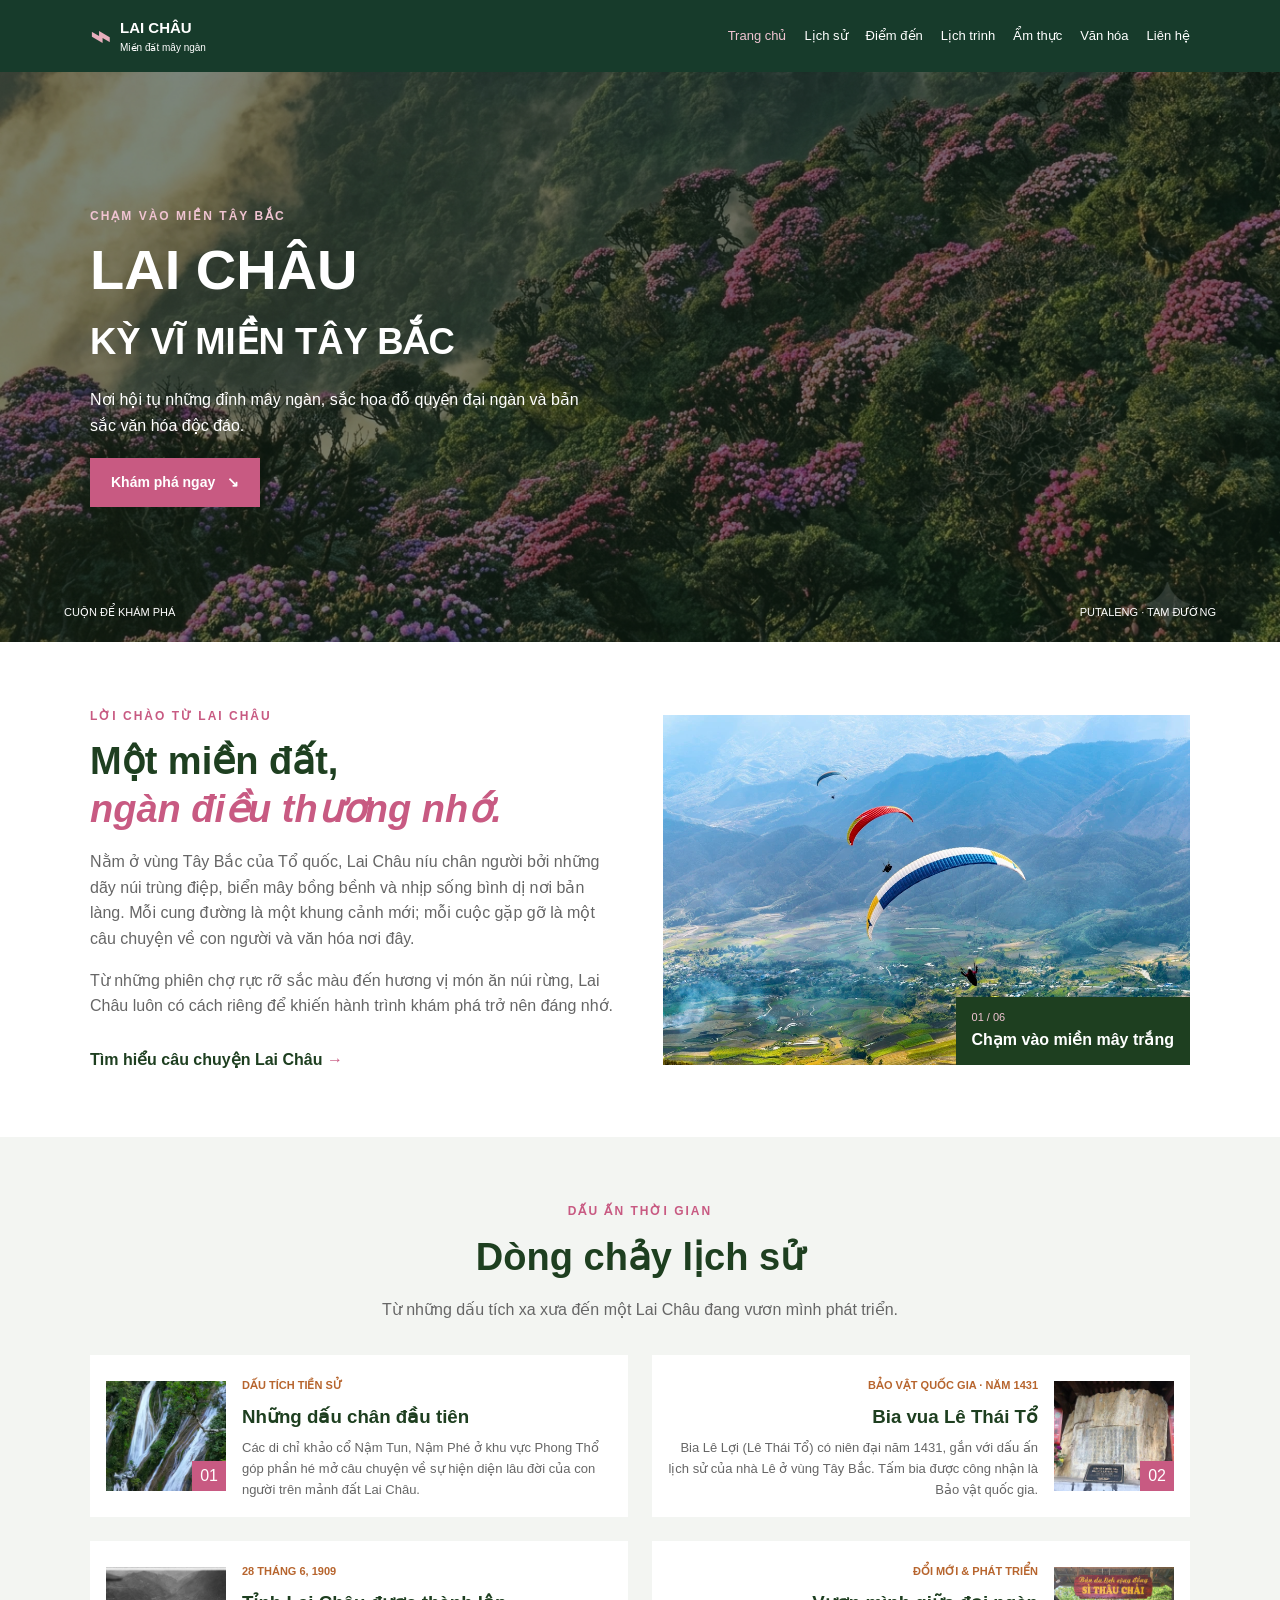
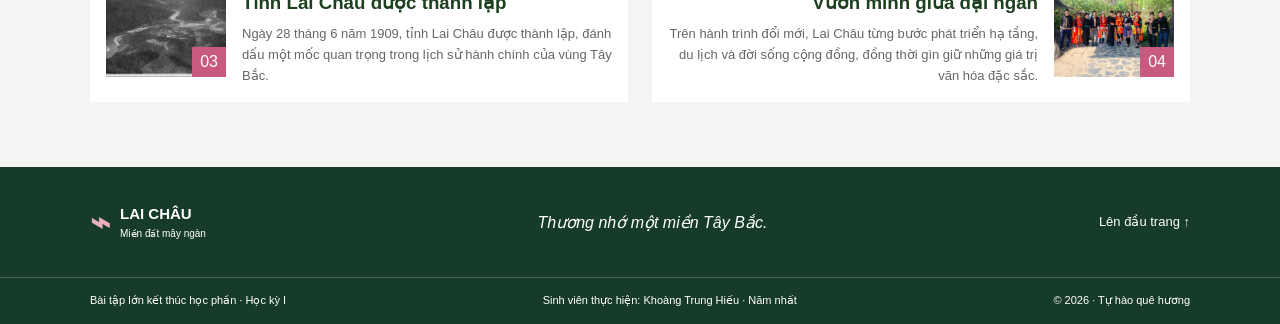
<file: index.html>
<!doctype html>
<html lang="vi">
  <head>
    <meta charset="UTF-8" />
    <meta name="viewport" content="width=device-width, initial-scale=1.0" />
    <meta
      name="description"
      content="Giới thiệu Lai Châu, miền đất Tây Bắc với núi non kỳ vĩ, lịch sử lâu đời và bản sắc văn hóa đa dạng."
    />
    <meta name="theme-color" content="#173b2b" />
    <title>Lai Châu — Kỳ vĩ miền Tây Bắc</title>
    <link rel="stylesheet" href="css/style.css" />
    <script src="script.js" defer></script>
  </head>
  <body>
    <header class="thanh-dieu-huong" id="dau-trang">
      <nav class="thanh-menu khung-noi-dung" aria-label="Điều hướng chính">
        <a
          class="thuong-hieu"
          href="index.html"
          aria-label="Lai Châu - trang chủ"
        >
          <span class="thuong-hieu-bieu-tuong" aria-hidden="true">⌁</span>
          <span
            >LAI CHÂU<span class="thuong-hieu-chu-nho"
              >Miền đất mây ngàn</span
            ></span
          >
        </a>
        <button
          class="nut-menu-di-dong"
          type="button"
          aria-label="Mở menu"
          aria-expanded="false"
          aria-controls="danh-sach-menu"
        >
          <span></span><span></span><span></span>
        </button>
        <ul class="danh-sach-menu" id="danh-sach-menu">
          <li><a href="index.html" aria-current="page">Trang chủ</a></li>
          <li><a href="index.html#lich-su">Lịch sử</a></li>
          <li><a href="places.html">Điểm đến</a></li>
          <li><a href="itinerary.html">Lịch trình</a></li>
          <li><a href="food.html">Ẩm thực</a></li>
          <li><a href="culture.html">Văn hóa</a></li>
          <li><a href="contact.html">Liên hệ</a></li>
        </ul>
      </nav>
    </header>

    <main>
      <section class="anh-bia" id="trang-chu" aria-labelledby="tieu-de-chinh">
        <div class="anh-bia-lop-phu"></div>
        <div class="anh-bia-noi-dung khung-noi-dung">
          <p class="nhan-tren">CHẠM VÀO MIỀN TÂY BẮC</p>
          <h1 id="tieu-de-chinh">
            LAI CHÂU<br /><span>KỲ VĨ MIỀN TÂY BẮC</span>
          </h1>
          <p class="mo-ta-anh-bia">
            Nơi hội tụ những đỉnh mây ngàn, sắc hoa đỗ quyên đại ngàn và bản sắc
            văn hóa độc đáo.
          </p>
          <a class="nut-chinh" href="#gioi-thieu"
            >Khám phá ngay <span aria-hidden="true">↘</span></a
          >
        </div>
        <a
          class="cuon-xuong"
          href="#gioi-thieu"
          aria-label="Cuộn xuống phần giới thiệu"
          ><span></span> CUỘN ĐỂ KHÁM PHÁ</a
        >
        <span class="anh-bia-chu-thich">PUTALENG · TAM ĐƯỜNG</span>
      </section>

      <section
        class="phan-gioi-thieu khoang-cach"
        id="gioi-thieu"
        aria-labelledby="tieu-de-gioi-thieu"
      >
        <div class="khung-noi-dung gioi-thieu-luoi">
          <div class="gioi-thieu-noi-dung">
            <p class="nhan-phan">LỜI CHÀO TỪ LAI CHÂU</p>
            <h2 id="tieu-de-gioi-thieu">
              Một miền đất,<br /><em>ngàn điều thương nhớ.</em>
            </h2>
            <p>
              Nằm ở vùng Tây Bắc của Tổ quốc, Lai Châu níu chân người bởi những
              dãy núi trùng điệp, biển mây bồng bềnh và nhịp sống bình dị nơi
              bản làng. Mỗi cung đường là một khung cảnh mới; mỗi cuộc gặp gỡ là
              một câu chuyện về con người và văn hóa nơi đây.
            </p>
            <p>
              Từ những phiên chợ rực rỡ sắc màu đến hương vị món ăn núi rừng,
              Lai Châu luôn có cách riêng để khiến hành trình khám phá trở nên
              đáng nhớ.
            </p>
            <a class="lien-ket-chu" href="#lich-su"
              >Tìm hiểu câu chuyện Lai Châu <span aria-hidden="true">→</span></a
            >
          </div>
          <div class="gioi-thieu-anh">
            <img
              src="assets/sithauchai/sithauchai3.webp"
              alt="Dù lượn trên thung lũng vùng cao Tây Bắc"
              loading="lazy"
            />
            <div class="ghi-chu-anh">
              <span>01 / 06</span><strong>Chạm vào miền mây trắng</strong>
            </div>
            <span class="dau-trang-tri" aria-hidden="true">✳</span>
          </div>
        </div>
      </section>

      <section
        class="phan-lich-su khoang-cach nen-sang"
        id="lich-su"
        aria-labelledby="tieu-de-lich-su"
      >
        <div class="khung-noi-dung">
          <div class="tieu-de-phan tieu-de-giua">
            <p class="nhan-phan">DẤU ẤN THỜI GIAN</p>
            <h2 id="tieu-de-lich-su">Dòng chảy lịch sử</h2>
            <p>
              Từ những dấu tích xa xưa đến một Lai Châu đang vươn mình phát
              triển.
            </p>
          </div>
          <div class="dong-thoi-gian">
            <article class="moc-thoi-gian">
              <div class="moc-anh">
                <img
                  src="assets/caonguyensinho/caonguyensinho1.webp"
                  alt="Thác nước giữa núi rừng vùng cao"
                  loading="lazy"
                /><span class="moc-so">01</span>
              </div>
              <div class="moc-noi-dung">
                <span class="moc-nhan">DẤU TÍCH TIỀN SỬ</span>
                <h3>Những dấu chân đầu tiên</h3>
                <p>
                  Các di chỉ khảo cổ Nậm Tun, Nậm Phé ở khu vực Phong Thổ góp
                  phần hé mở câu chuyện về sự hiện diện lâu đời của con người
                  trên mảnh đất Lai Châu.
                </p>
              </div>
            </article>
            <article class="moc-thoi-gian moc-le">
              <div class="moc-anh">
                <img
                  src="assets/bialeloi.jpg"
                  alt="Bia vua Lê Thái Tổ, niên đại năm 1431"
                  loading="lazy"
                /><span class="moc-so">02</span>
              </div>
              <div class="moc-noi-dung">
                <span class="moc-nhan">BẢO VẬT QUỐC GIA · NĂM 1431</span>
                <h3>Bia vua Lê Thái Tổ</h3>
                <p>
                  Bia Lê Lợi (Lê Thái Tổ) có niên đại năm 1431, gắn với dấu ấn
                  lịch sử của nhà Lê ở vùng Tây Bắc. Tấm bia được công nhận là
                  Bảo vật quốc gia.
                </p>
              </div>
            </article>
            <article class="moc-thoi-gian">
              <div class="moc-anh">
                <img
                  src="assets/lichsulaichau/namthanhlap.jpg"
                  alt="Ảnh tư liệu lịch sử về Lai Châu"
                  loading="lazy"
                /><span class="moc-so">03</span>
              </div>
              <div class="moc-noi-dung">
                <span class="moc-nhan">28 THÁNG 6, 1909</span>
                <h3>Tỉnh Lai Châu được thành lập</h3>
                <p>
                  Ngày 28 tháng 6 năm 1909, tỉnh Lai Châu được thành lập, đánh
                  dấu một mốc quan trọng trong lịch sử hành chính của vùng Tây
                  Bắc.
                </p>
              </div>
            </article>
            <article class="moc-thoi-gian moc-le">
              <div class="moc-anh">
                <img
                  src="assets/sithauchai/sithauchai1.jpg"
                  alt="Cộng đồng trong trang phục truyền thống ở Sì Thâu Chải"
                  loading="lazy"
                /><span class="moc-so">04</span>
              </div>
              <div class="moc-noi-dung">
                <span class="moc-nhan">ĐỔI MỚI & PHÁT TRIỂN</span>
                <h3>Vươn mình giữa đại ngàn</h3>
                <p>
                  Trên hành trình đổi mới, Lai Châu từng bước phát triển hạ
                  tầng, du lịch và đời sống cộng đồng, đồng thời gìn giữ những
                  giá trị văn hóa đặc sắc.
                </p>
              </div>
            </article>
          </div>
        </div>
      </section>
    </main>

    <footer class="chan-trang">
      <div class="khung-noi-dung chan-trang-tren">
        <a class="thuong-hieu thuong-hieu-chan" href="index.html"
          ><span class="thuong-hieu-bieu-tuong" aria-hidden="true">⌁</span
          ><span
            >LAI CHÂU<span class="thuong-hieu-chu-nho"
              >Miền đất mây ngàn</span
            ></span
          ></a
        >
        <p>Thương nhớ một miền Tây Bắc.</p>
        <a class="lien-ket-len-dau" href="#dau-trang">Lên đầu trang ↑</a>
      </div>
      <div class="chan-trang-duoi">
        <div class="khung-noi-dung chan-trang-duoi-noi-dung">
          <span>Bài tập lớn kết thúc học phần · Học kỳ I</span
          ><span>Sinh viên thực hiện: Khoàng Trung Hiếu · Năm nhất</span
          ><span>© <span id="nam-hien-tai"></span> · Tự hào quê hương</span>
        </div>
      </div>
    </footer>
  </body>
</html>
</file>
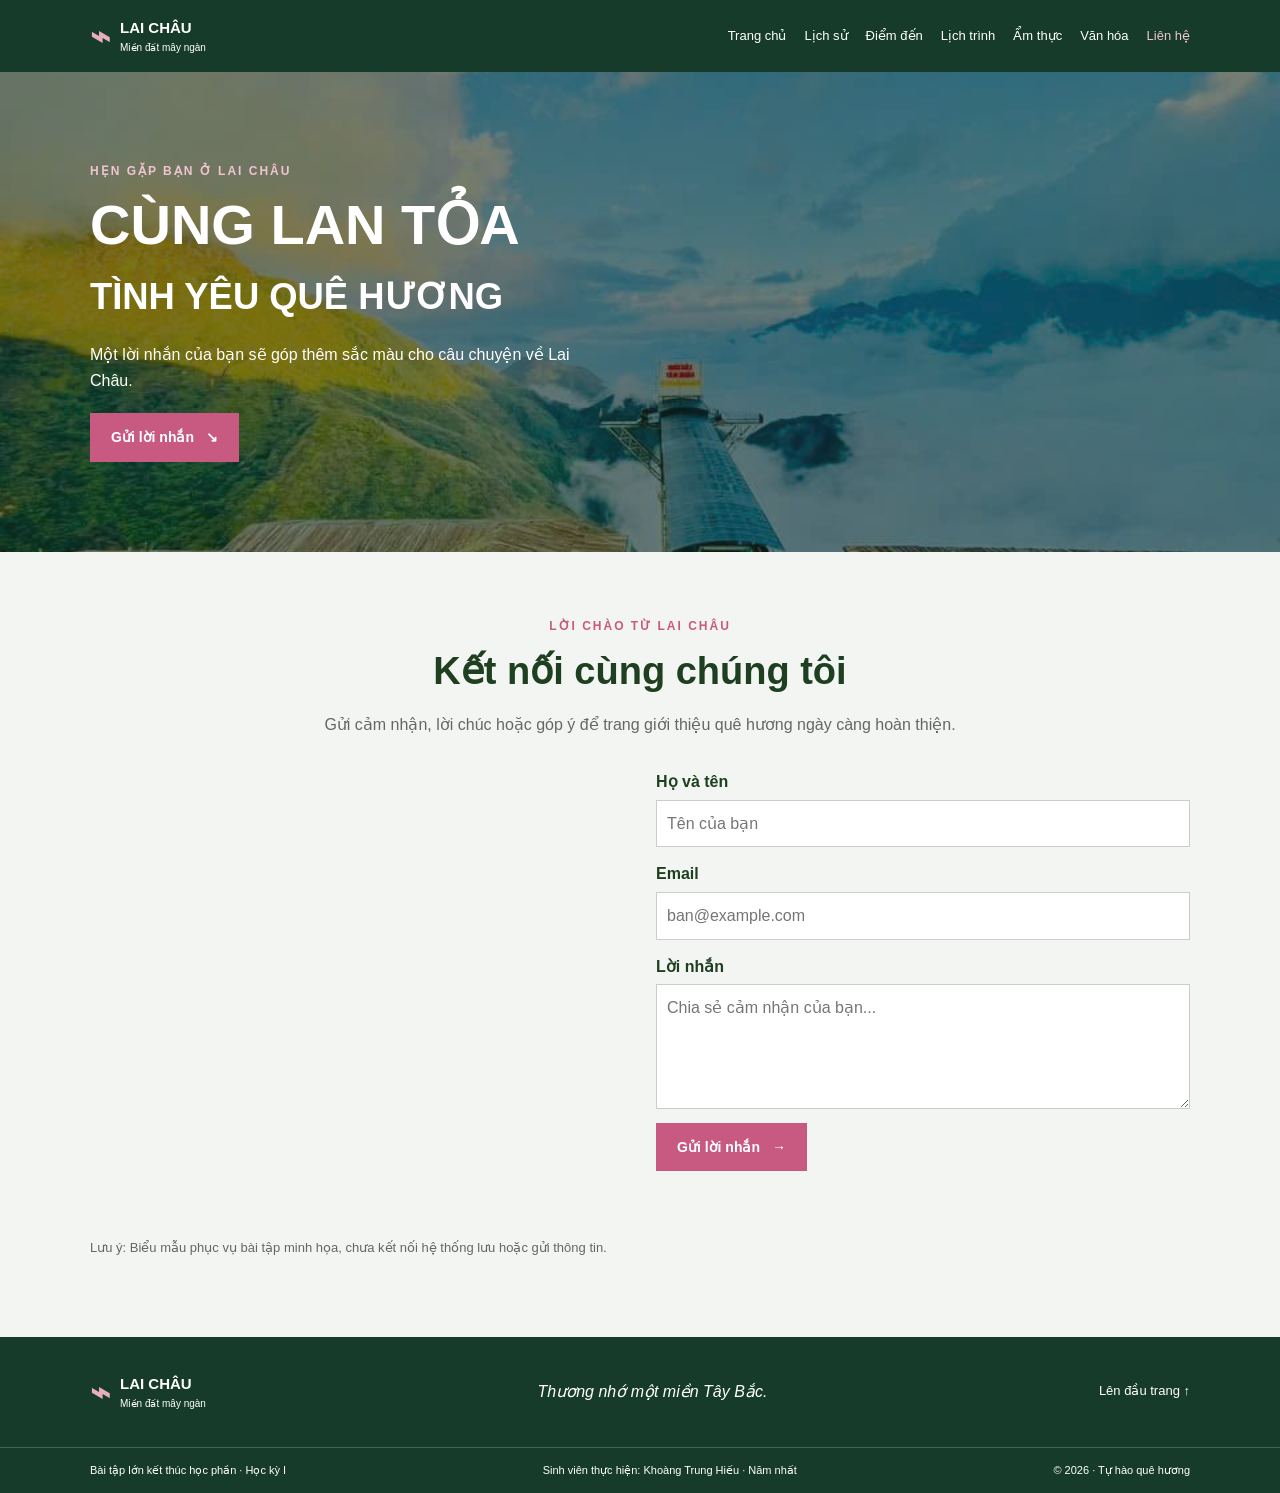
<file: contact.html>
<!doctype html>
<html lang="vi">
  <head>
    <meta charset="UTF-8" />
    <meta name="viewport" content="width=device-width, initial-scale=1.0" />
    <meta
      name="description"
      content="Gửi lời nhắn và góp ý cho trang giới thiệu quê hương Lai Châu."
    />
    <meta name="theme-color" content="#173b2b" />
    <title>Liên hệ — Lai Châu</title>
    <link rel="stylesheet" href="css/style.css" />
    <script src="script.js" defer></script>
  </head>
  <body>
    <header class="thanh-dieu-huong" id="dau-trang">
      <nav class="thanh-menu khung-noi-dung" aria-label="Điều hướng chính">
        <a
          class="thuong-hieu"
          href="index.html"
          aria-label="Lai Châu - trang chủ"
          ><span class="thuong-hieu-bieu-tuong" aria-hidden="true">⌁</span
          ><span
            >LAI CHÂU<span class="thuong-hieu-chu-nho"
              >Miền đất mây ngàn</span
            ></span
          ></a
        >
        <button
          class="nut-menu-di-dong"
          type="button"
          aria-label="Mở menu"
          aria-expanded="false"
          aria-controls="danh-sach-menu"
        >
          <span></span><span></span><span></span>
        </button>
        <ul class="danh-sach-menu" id="danh-sach-menu">
          <li><a href="index.html">Trang chủ</a></li>
          <li><a href="index.html#lich-su">Lịch sử</a></li>
          <li><a href="places.html">Điểm đến</a></li>
          <li><a href="itinerary.html">Lịch trình</a></li>
          <li><a href="food.html">Ẩm thực</a></li>
          <li><a href="culture.html">Văn hóa</a></li>
          <li><a href="contact.html" aria-current="page">Liên hệ</a></li>
        </ul>
      </nav>
    </header>
    <main>
      <section
        class="anh-bia anh-bia-trang anh-bia-lien-he"
        aria-labelledby="tieu-de-chinh"
      >
        <div class="anh-bia-lop-phu"></div>
        <div class="anh-bia-noi-dung khung-noi-dung">
          <p class="nhan-tren">HẸN GẶP BẠN Ở LAI CHÂU</p>
          <h1 id="tieu-de-chinh">
            CÙNG LAN TỎA<br /><span>TÌNH YÊU QUÊ HƯƠNG</span>
          </h1>
          <p class="mo-ta-anh-bia">
            Một lời nhắn của bạn sẽ góp thêm sắc màu cho câu chuyện về Lai Châu.
          </p>
          <a class="nut-chinh" href="#gui-loi-nhan"
            >Gửi lời nhắn <span aria-hidden="true">↘</span></a
          >
        </div>
      </section>
      <section
        class="phan-lien-he khoang-cach nen-sang"
        id="gui-loi-nhan"
        aria-labelledby="tieu-de-lien-he"
      >
        <div class="khung-noi-dung">
          <div class="tieu-de-phan tieu-de-giua">
            <p class="nhan-phan">LỜI CHÀO TỪ LAI CHÂU</p>
            <h2 id="tieu-de-lien-he">Kết nối cùng chúng tôi</h2>
            <p>
              Gửi cảm nhận, lời chúc hoặc góp ý để trang giới thiệu quê hương
              ngày càng hoàn thiện.
            </p>
          </div>
          <div class="lien-he-luoi">
            <div class="ban-do">
              <iframe
                title="Bản đồ vị trí tỉnh Lai Châu"
                src="https://maps.google.com/maps?q=Lai%20Chau%2C%20Vietnam&t=&z=8&ie=UTF8&iwloc=&output=embed"
                loading="lazy"
                referrerpolicy="no-referrer-when-downgrade"
                allowfullscreen
              ></iframe>
            </div>
            <form class="form-gop-y" id="bieu-mau-gop-y">
              <label for="ho-ten">Họ và tên</label
              ><input
                id="ho-ten"
                name="ho-ten"
                type="text"
                autocomplete="name"
                placeholder="Tên của bạn"
                required
              />
              <label for="email">Email</label
              ><input
                id="email"
                name="email"
                type="email"
                autocomplete="email"
                placeholder="ban@example.com"
                required
              />
              <label for="loi-nhan">Lời nhắn</label
              ><textarea
                id="loi-nhan"
                name="loi-nhan"
                rows="4"
                placeholder="Chia sẻ cảm nhận của bạn..."
                required
              ></textarea>
              <button class="nut-chinh nut-gui" type="submit">
                Gửi lời nhắn <span aria-hidden="true">→</span>
              </button>
              <p
                class="thong-bao-form"
                id="thong-bao-form"
                role="status"
                aria-live="polite"
              ></p>
            </form>
          </div>
          <p class="ghi-chu-bieu-mau">
            Lưu ý: Biểu mẫu phục vụ bài tập minh họa, chưa kết nối hệ thống lưu
            hoặc gửi thông tin.
          </p>
        </div>
      </section>
    </main>
    <footer class="chan-trang">
      <div class="khung-noi-dung chan-trang-tren">
        <a class="thuong-hieu thuong-hieu-chan" href="index.html"
          ><span class="thuong-hieu-bieu-tuong" aria-hidden="true">⌁</span
          ><span
            >LAI CHÂU<span class="thuong-hieu-chu-nho"
              >Miền đất mây ngàn</span
            ></span
          ></a
        >
        <p>Thương nhớ một miền Tây Bắc.</p>
        <a class="lien-ket-len-dau" href="#dau-trang">Lên đầu trang ↑</a>
      </div>
      <div class="chan-trang-duoi">
        <div class="khung-noi-dung chan-trang-duoi-noi-dung">
          <span>Bài tập lớn kết thúc học phần · Học kỳ I</span
          ><span>Sinh viên thực hiện: Khoàng Trung Hiếu · Năm nhất</span
          ><span>© <span id="nam-hien-tai"></span> · Tự hào quê hương</span>
        </div>
      </div>
    </footer>
  </body>
</html>
</file>
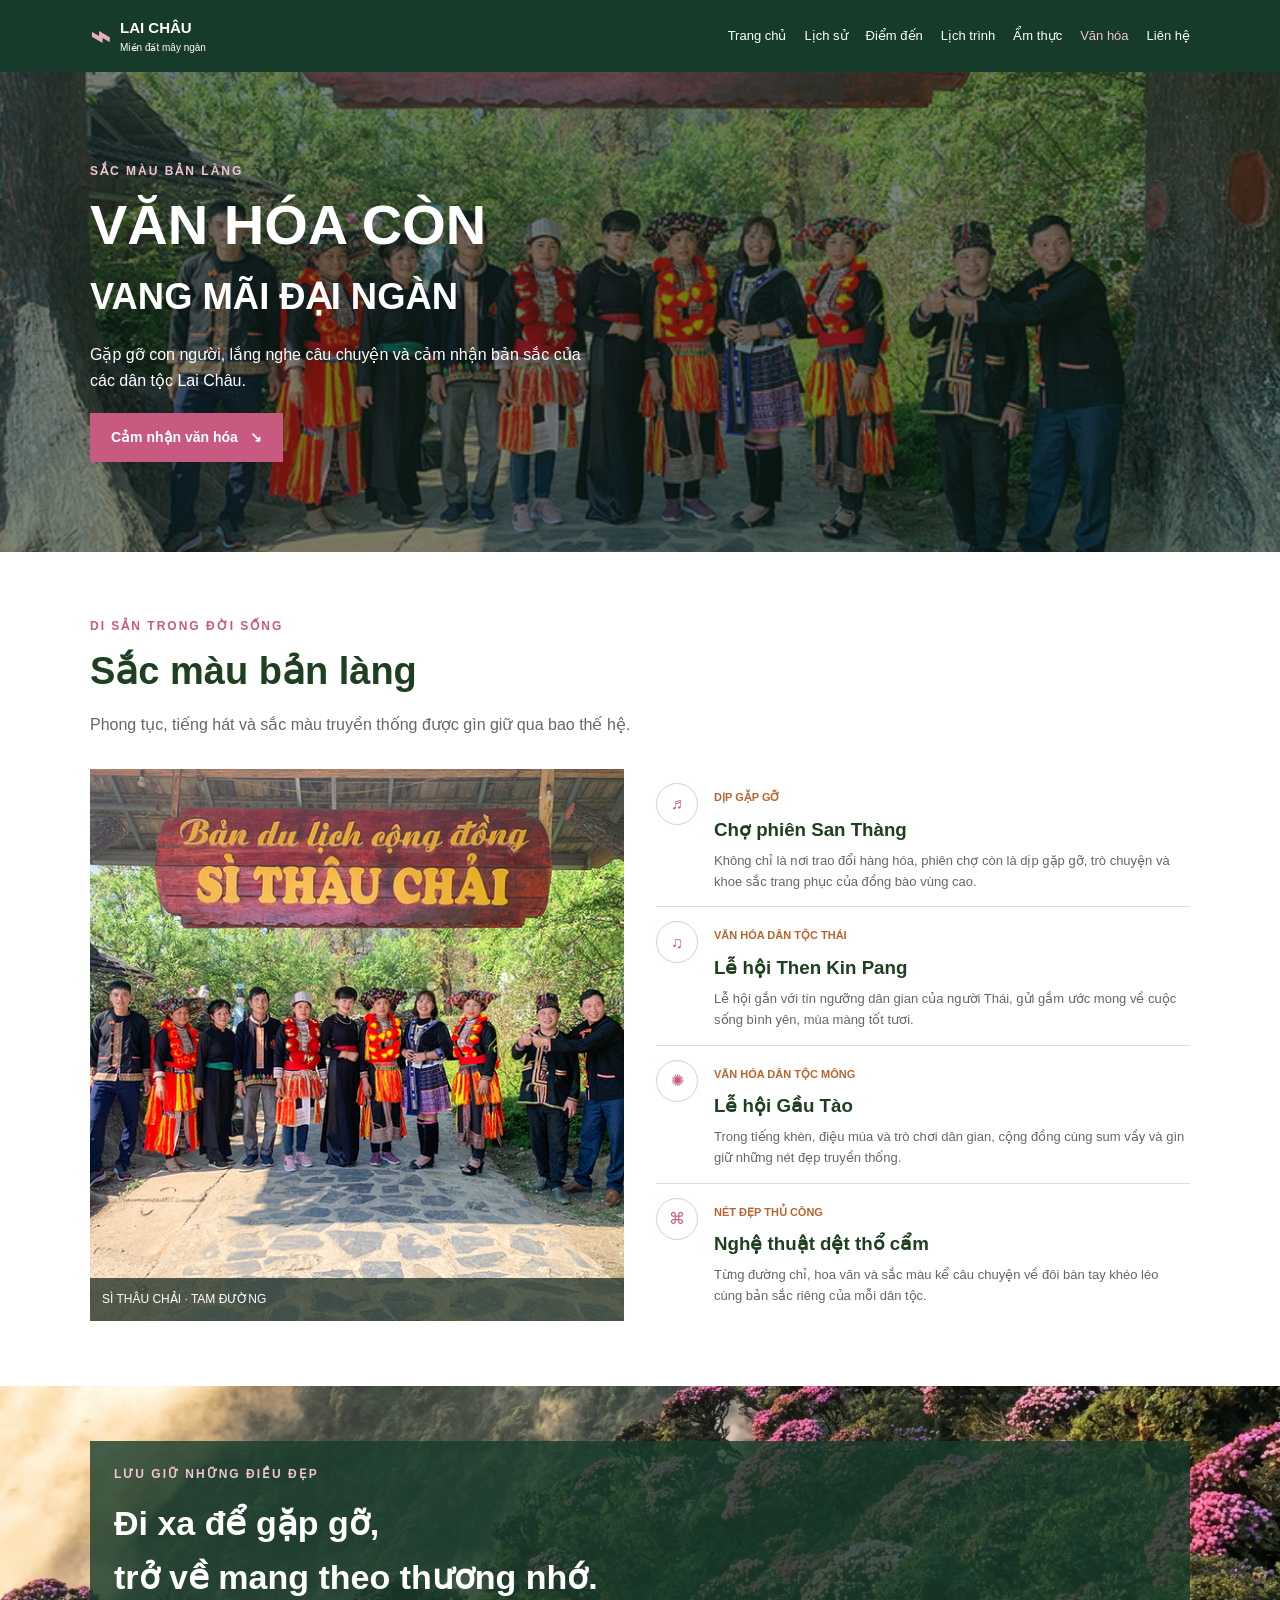
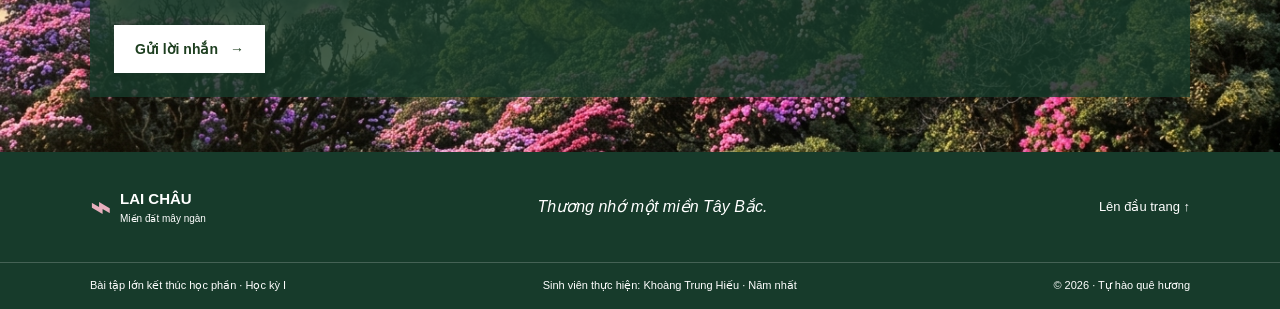
<file: culture.html>
<!doctype html>
<html lang="vi">
  <head>
    <meta charset="UTF-8" />
    <meta name="viewport" content="width=device-width, initial-scale=1.0" />
    <meta
      name="description"
      content="Khám phá những nét văn hóa, lễ hội và nghề dệt thổ cẩm của các dân tộc Lai Châu."
    />
    <meta name="theme-color" content="#173b2b" />
    <title>Văn hóa — Lai Châu</title>
    <link rel="stylesheet" href="css/style.css" />
    <script src="script.js" defer></script>
  </head>
  <body>
    <header class="thanh-dieu-huong" id="dau-trang">
      <nav class="thanh-menu khung-noi-dung" aria-label="Điều hướng chính">
        <a
          class="thuong-hieu"
          href="index.html"
          aria-label="Lai Châu - trang chủ"
          ><span class="thuong-hieu-bieu-tuong" aria-hidden="true">⌁</span
          ><span
            >LAI CHÂU<span class="thuong-hieu-chu-nho"
              >Miền đất mây ngàn</span
            ></span
          ></a
        >
        <button
          class="nut-menu-di-dong"
          type="button"
          aria-label="Mở menu"
          aria-expanded="false"
          aria-controls="danh-sach-menu"
        >
          <span></span><span></span><span></span>
        </button>
        <ul class="danh-sach-menu" id="danh-sach-menu">
          <li><a href="index.html">Trang chủ</a></li>
          <li><a href="index.html#lich-su">Lịch sử</a></li>
          <li><a href="places.html">Điểm đến</a></li>
          <li><a href="itinerary.html">Lịch trình</a></li>
          <li><a href="food.html">Ẩm thực</a></li>
          <li><a href="culture.html" aria-current="page">Văn hóa</a></li>
          <li><a href="contact.html">Liên hệ</a></li>
        </ul>
      </nav>
    </header>
    <main>
      <section
        class="anh-bia anh-bia-trang anh-bia-van-hoa"
        aria-labelledby="tieu-de-chinh"
      >
        <div class="anh-bia-lop-phu"></div>
        <div class="anh-bia-noi-dung khung-noi-dung">
          <p class="nhan-tren">SẮC MÀU BẢN LÀNG</p>
          <h1 id="tieu-de-chinh">
            VĂN HÓA CÒN<br /><span>VANG MÃI ĐẠI NGÀN</span>
          </h1>
          <p class="mo-ta-anh-bia">
            Gặp gỡ con người, lắng nghe câu chuyện và cảm nhận bản sắc của các
            dân tộc Lai Châu.
          </p>
          <a class="nut-chinh" href="#net-van-hoa"
            >Cảm nhận văn hóa <span aria-hidden="true">↘</span></a
          >
        </div>
      </section>
      <section
        class="phan-van-hoa khoang-cach"
        id="net-van-hoa"
        aria-labelledby="tieu-de-van-hoa"
      >
        <div class="khung-noi-dung">
          <div class="tieu-de-phan">
            <p class="nhan-phan">DI SẢN TRONG ĐỜI SỐNG</p>
            <h2 id="tieu-de-van-hoa">Sắc màu bản làng</h2>
            <p>
              Phong tục, tiếng hát và sắc màu truyền thống được gìn giữ qua bao
              thế hệ.
            </p>
          </div>
          <div class="van-hoa-bo-cuc">
            <div class="van-hoa-anh">
              <img
                src="assets/sithauchai/sithauchai1.jpg"
                alt="Người dân trong trang phục truyền thống tại bản Sì Thâu Chải"
                loading="lazy"
              /><span class="van-hoa-anh-chu">SÌ THÂU CHẢI · TAM ĐƯỜNG</span>
            </div>
            <div class="van-hoa-danh-sach">
              <article class="the-van-hoa">
                <span class="van-hoa-bieu-tuong" aria-hidden="true">♬</span>
                <div>
                  <span class="moc-nhan">DỊP GẶP GỠ</span>
                  <h3>Chợ phiên San Thàng</h3>
                  <p>
                    Không chỉ là nơi trao đổi hàng hóa, phiên chợ còn là dịp gặp
                    gỡ, trò chuyện và khoe sắc trang phục của đồng bào vùng cao.
                  </p>
                </div>
              </article>
              <article class="the-van-hoa">
                <span class="van-hoa-bieu-tuong" aria-hidden="true">♫</span>
                <div>
                  <span class="moc-nhan">VĂN HÓA DÂN TỘC THÁI</span>
                  <h3>Lễ hội Then Kin Pang</h3>
                  <p>
                    Lễ hội gắn với tín ngưỡng dân gian của người Thái, gửi gắm
                    ước mong về cuộc sống bình yên, mùa màng tốt tươi.
                  </p>
                </div>
              </article>
              <article class="the-van-hoa">
                <span class="van-hoa-bieu-tuong" aria-hidden="true">✺</span>
                <div>
                  <span class="moc-nhan">VĂN HÓA DÂN TỘC MÔNG</span>
                  <h3>Lễ hội Gầu Tào</h3>
                  <p>
                    Trong tiếng khèn, điệu múa và trò chơi dân gian, cộng đồng
                    cùng sum vầy và gìn giữ những nét đẹp truyền thống.
                  </p>
                </div>
              </article>
              <article class="the-van-hoa">
                <span class="van-hoa-bieu-tuong" aria-hidden="true">⌘</span>
                <div>
                  <span class="moc-nhan">NÉT ĐẸP THỦ CÔNG</span>
                  <h3>Nghệ thuật dệt thổ cẩm</h3>
                  <p>
                    Từng đường chỉ, hoa văn và sắc màu kể câu chuyện về đôi bàn
                    tay khéo léo cùng bản sắc riêng của mỗi dân tộc.
                  </p>
                </div>
              </article>
            </div>
          </div>
        </div>
      </section>
      <section class="loi-moi-kham-pha loi-moi-van-hoa">
        <div class="khung-noi-dung loi-moi-noi-dung">
          <p class="nhan-tren">LƯU GIỮ NHỮNG ĐIỀU ĐẸP</p>
          <h2>Đi xa để gặp gỡ,<br />trở về mang theo thương nhớ.</h2>
          <a class="nut-chinh nut-chinh-sang" href="contact.html"
            >Gửi lời nhắn <span aria-hidden="true">→</span></a
          >
        </div>
      </section>
    </main>
    <footer class="chan-trang">
      <div class="khung-noi-dung chan-trang-tren">
        <a class="thuong-hieu thuong-hieu-chan" href="index.html"
          ><span class="thuong-hieu-bieu-tuong" aria-hidden="true">⌁</span
          ><span
            >LAI CHÂU<span class="thuong-hieu-chu-nho"
              >Miền đất mây ngàn</span
            ></span
          ></a
        >
        <p>Thương nhớ một miền Tây Bắc.</p>
        <a class="lien-ket-len-dau" href="#dau-trang">Lên đầu trang ↑</a>
      </div>
      <div class="chan-trang-duoi">
        <div class="khung-noi-dung chan-trang-duoi-noi-dung">
          <span>Bài tập lớn kết thúc học phần · Học kỳ I</span
          ><span>Sinh viên thực hiện: Khoàng Trung Hiếu · Năm nhất</span
          ><span>© <span id="nam-hien-tai"></span> · Tự hào quê hương</span>
        </div>
      </div>
    </footer>
  </body>
</html>
</file>
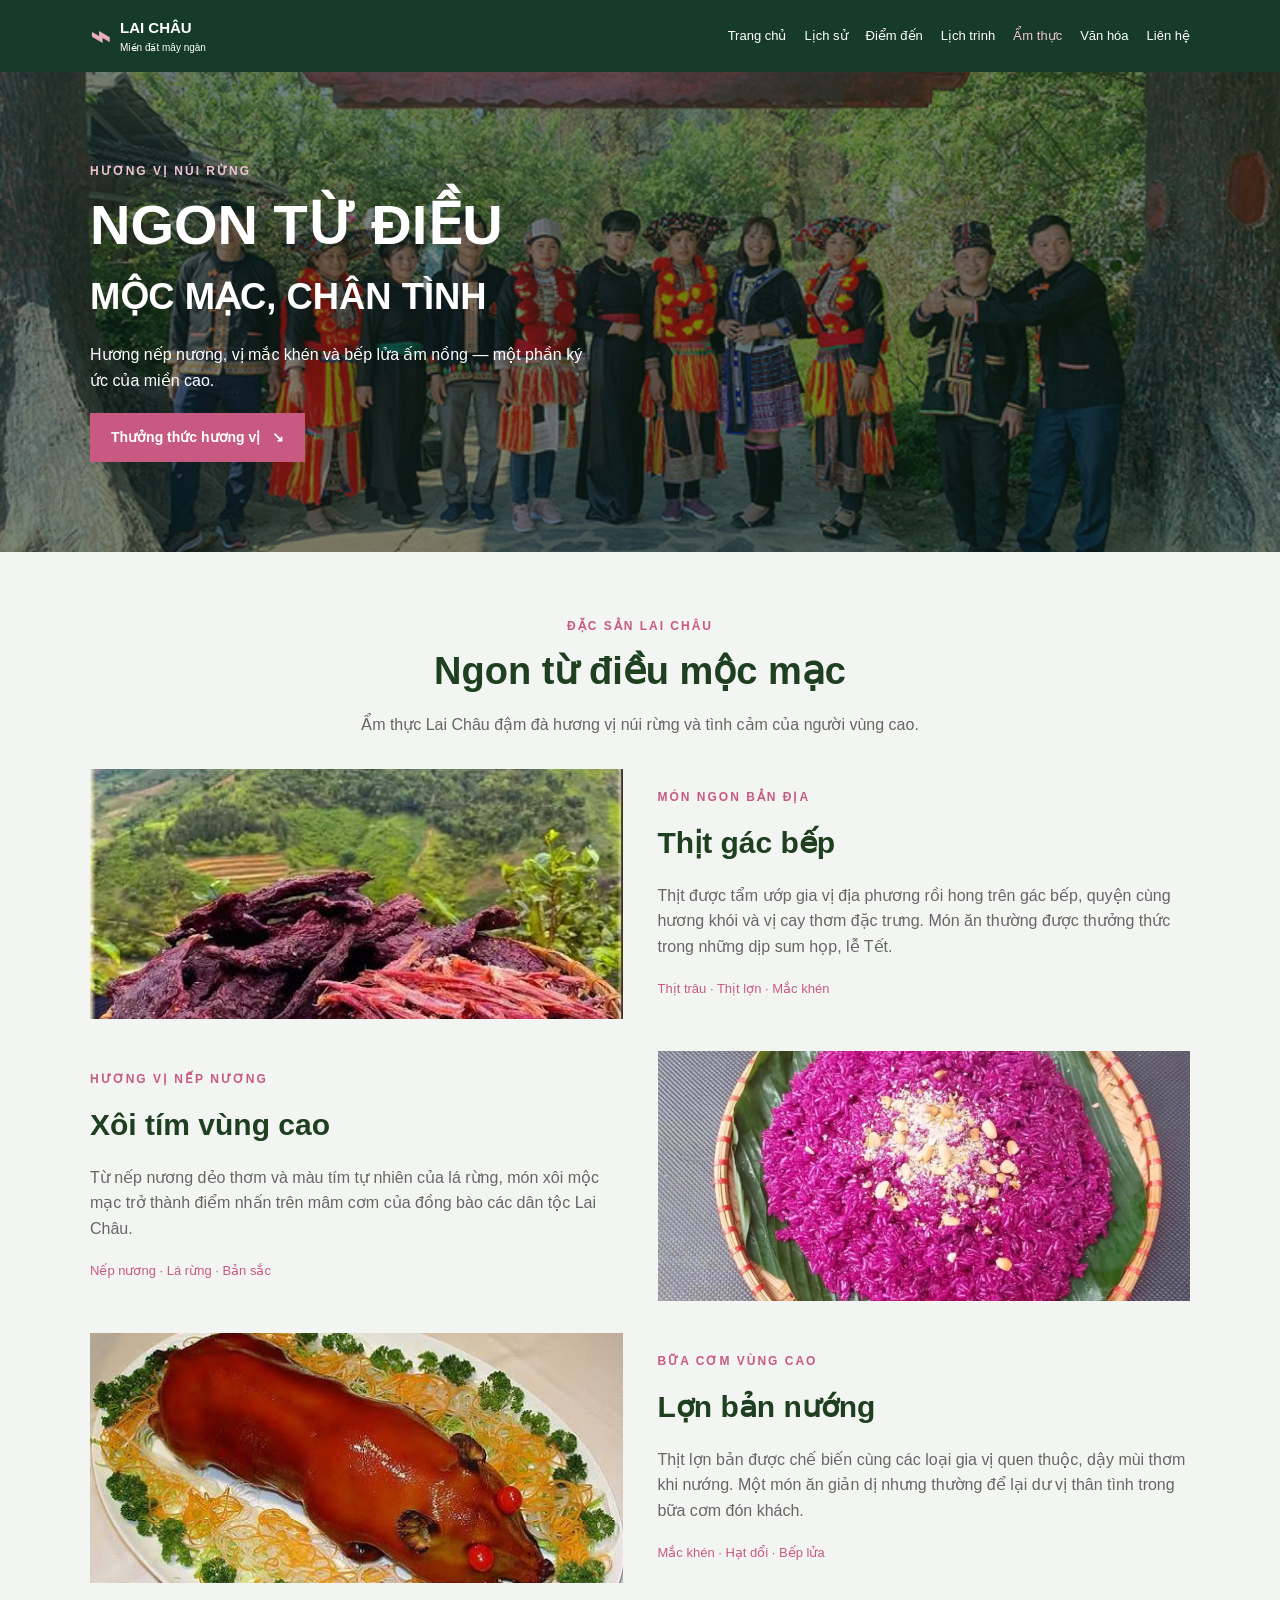
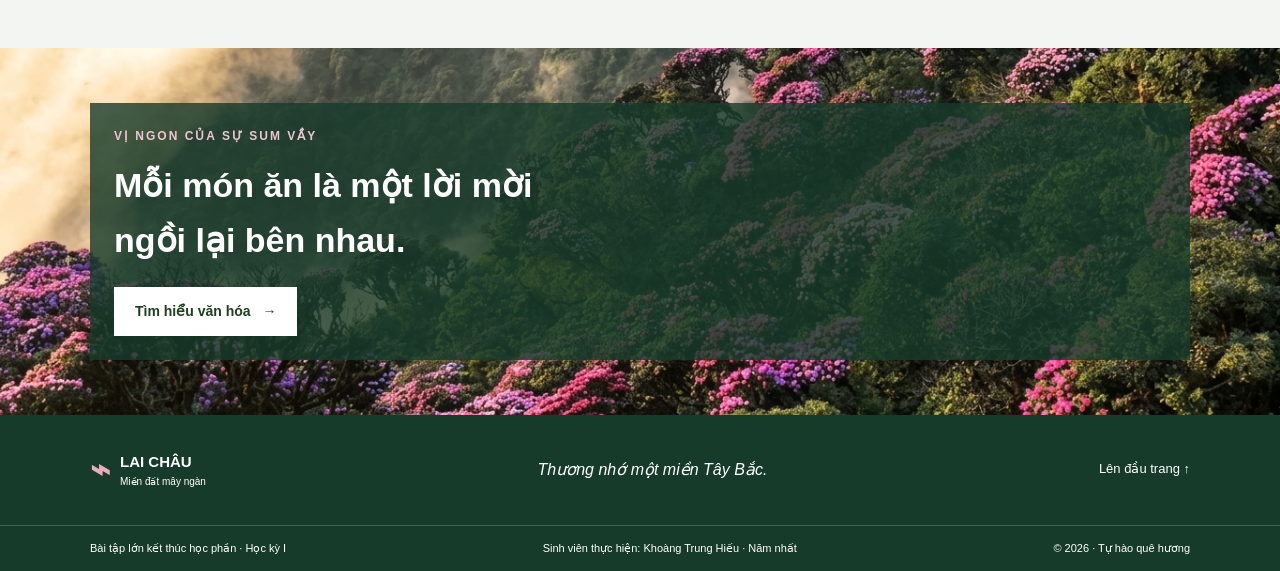
<file: food.html>
<!doctype html>
<html lang="vi">
  <head>
    <meta charset="UTF-8" />
    <meta name="viewport" content="width=device-width, initial-scale=1.0" />
    <meta
      name="description"
      content="Tìm hiểu những món ăn đặc sản Lai Châu như thịt gác bếp, xôi tím nếp nương và lợn bản nướng."
    />
    <meta name="theme-color" content="#173b2b" />
    <title>Ẩm thực — Lai Châu</title>
    <link rel="stylesheet" href="css/style.css" />
    <script src="script.js" defer></script>
  </head>
  <body>
    <header class="thanh-dieu-huong" id="dau-trang">
      <nav class="thanh-menu khung-noi-dung" aria-label="Điều hướng chính">
        <a
          class="thuong-hieu"
          href="index.html"
          aria-label="Lai Châu - trang chủ"
          ><span class="thuong-hieu-bieu-tuong" aria-hidden="true">⌁</span
          ><span
            >LAI CHÂU<span class="thuong-hieu-chu-nho"
              >Miền đất mây ngàn</span
            ></span
          ></a
        >
        <button
          class="nut-menu-di-dong"
          type="button"
          aria-label="Mở menu"
          aria-expanded="false"
          aria-controls="danh-sach-menu"
        >
          <span></span><span></span><span></span>
        </button>
        <ul class="danh-sach-menu" id="danh-sach-menu">
          <li><a href="index.html">Trang chủ</a></li>
          <li><a href="index.html#lich-su">Lịch sử</a></li>
          <li><a href="places.html">Điểm đến</a></li>
          <li><a href="itinerary.html">Lịch trình</a></li>
          <li><a href="food.html" aria-current="page">Ẩm thực</a></li>
          <li><a href="culture.html">Văn hóa</a></li>
          <li><a href="contact.html">Liên hệ</a></li>
        </ul>
      </nav>
    </header>
    <main>
      <section
        class="anh-bia anh-bia-trang anh-bia-am-thuc"
        aria-labelledby="tieu-de-chinh"
      >
        <div class="anh-bia-lop-phu"></div>
        <div class="anh-bia-noi-dung khung-noi-dung">
          <p class="nhan-tren">HƯƠNG VỊ NÚI RỪNG</p>
          <h1 id="tieu-de-chinh">
            NGON TỪ ĐIỀU<br /><span>MỘC MẠC, CHÂN TÌNH</span>
          </h1>
          <p class="mo-ta-anh-bia">
            Hương nếp nương, vị mắc khén và bếp lửa ấm nồng — một phần ký ức của
            miền cao.
          </p>
          <a class="nut-chinh" href="#mon-ngon"
            >Thưởng thức hương vị <span aria-hidden="true">↘</span></a
          >
        </div>
      </section>
      <section
        class="phan-am-thuc khoang-cach nen-sang"
        id="mon-ngon"
        aria-labelledby="tieu-de-am-thuc"
      >
        <div class="khung-noi-dung">
          <div class="tieu-de-phan tieu-de-giua">
            <p class="nhan-phan">ĐẶC SẢN LAI CHÂU</p>
            <h2 id="tieu-de-am-thuc">Ngon từ điều mộc mạc</h2>
            <p>
              Ẩm thực Lai Châu đậm đà hương vị núi rừng và tình cảm của người
              vùng cao.
            </p>
          </div>
          <div class="mon-an-danh-sach">
            <article class="mon-an">
              <div class="mon-an-minh-hoa">
                <img
                  src="assets/amthuc/traugacbep.jpg"
                  alt="Thịt trâu gác bếp ăn kèm gia vị"
                  loading="lazy"
                />
              </div>
              <div class="mon-an-thong-tin">
                <p class="nhan-phan">MÓN NGON BẢN ĐỊA</p>
                <h3>Thịt gác bếp</h3>
                <p>
                  Thịt được tẩm ướp gia vị địa phương rồi hong trên gác bếp,
                  quyện cùng hương khói và vị cay thơm đặc trưng. Món ăn thường
                  được thưởng thức trong những dịp sum họp, lễ Tết.
                </p>
                <span class="mon-an-tu-khoa"
                  >Thịt trâu · Thịt lợn · Mắc khén</span
                >
              </div>
            </article>
            <article class="mon-an mon-an-dao">
              <div class="mon-an-minh-hoa">
                <img
                  src="assets/amthuc/xoitim.webp"
                  alt="Xôi tím nếp nương bày trên mẹt"
                  loading="lazy"
                />
              </div>
              <div class="mon-an-thong-tin">
                <p class="nhan-phan">HƯƠNG VỊ NẾP NƯƠNG</p>
                <h3>Xôi tím vùng cao</h3>
                <p>
                  Từ nếp nương dẻo thơm và màu tím tự nhiên của lá rừng, món xôi
                  mộc mạc trở thành điểm nhấn trên mâm cơm của đồng bào các dân
                  tộc Lai Châu.
                </p>
                <span class="mon-an-tu-khoa"
                  >Nếp nương · Lá rừng · Bản sắc</span
                >
              </div>
            </article>
            <article class="mon-an">
              <div class="mon-an-minh-hoa">
                <img
                  src="assets/amthuc/loncacpnnach.jpg"
                  alt="Lợn cắp nách quay bày trên đĩa"
                  loading="lazy"
                />
              </div>
              <div class="mon-an-thong-tin">
                <p class="nhan-phan">BỮA CƠM VÙNG CAO</p>
                <h3>Lợn bản nướng</h3>
                <p>
                  Thịt lợn bản được chế biến cùng các loại gia vị quen thuộc,
                  dậy mùi thơm khi nướng. Một món ăn giản dị nhưng thường để lại
                  dư vị thân tình trong bữa cơm đón khách.
                </p>
                <span class="mon-an-tu-khoa">Mắc khén · Hạt dổi · Bếp lửa</span>
              </div>
            </article>
          </div>
        </div>
      </section>
      <section class="loi-moi-kham-pha loi-moi-am-thuc">
        <div class="khung-noi-dung loi-moi-noi-dung">
          <p class="nhan-tren">VỊ NGON CỦA SỰ SUM VẦY</p>
          <h2>Mỗi món ăn là một lời mời<br />ngồi lại bên nhau.</h2>
          <a class="nut-chinh nut-chinh-sang" href="culture.html"
            >Tìm hiểu văn hóa <span aria-hidden="true">→</span></a
          >
        </div>
      </section>
    </main>
    <footer class="chan-trang">
      <div class="khung-noi-dung chan-trang-tren">
        <a class="thuong-hieu thuong-hieu-chan" href="index.html"
          ><span class="thuong-hieu-bieu-tuong" aria-hidden="true">⌁</span
          ><span
            >LAI CHÂU<span class="thuong-hieu-chu-nho"
              >Miền đất mây ngàn</span
            ></span
          ></a
        >
        <p>Thương nhớ một miền Tây Bắc.</p>
        <a class="lien-ket-len-dau" href="#dau-trang">Lên đầu trang ↑</a>
      </div>
      <div class="chan-trang-duoi">
        <div class="khung-noi-dung chan-trang-duoi-noi-dung">
          <span>Bài tập lớn kết thúc học phần · Học kỳ I</span
          ><span>Sinh viên thực hiện: Khoàng Trung Hiếu · Năm nhất</span
          ><span>© <span id="nam-hien-tai"></span> · Tự hào quê hương</span>
        </div>
      </div>
    </footer>
  </body>
</html>
</file>
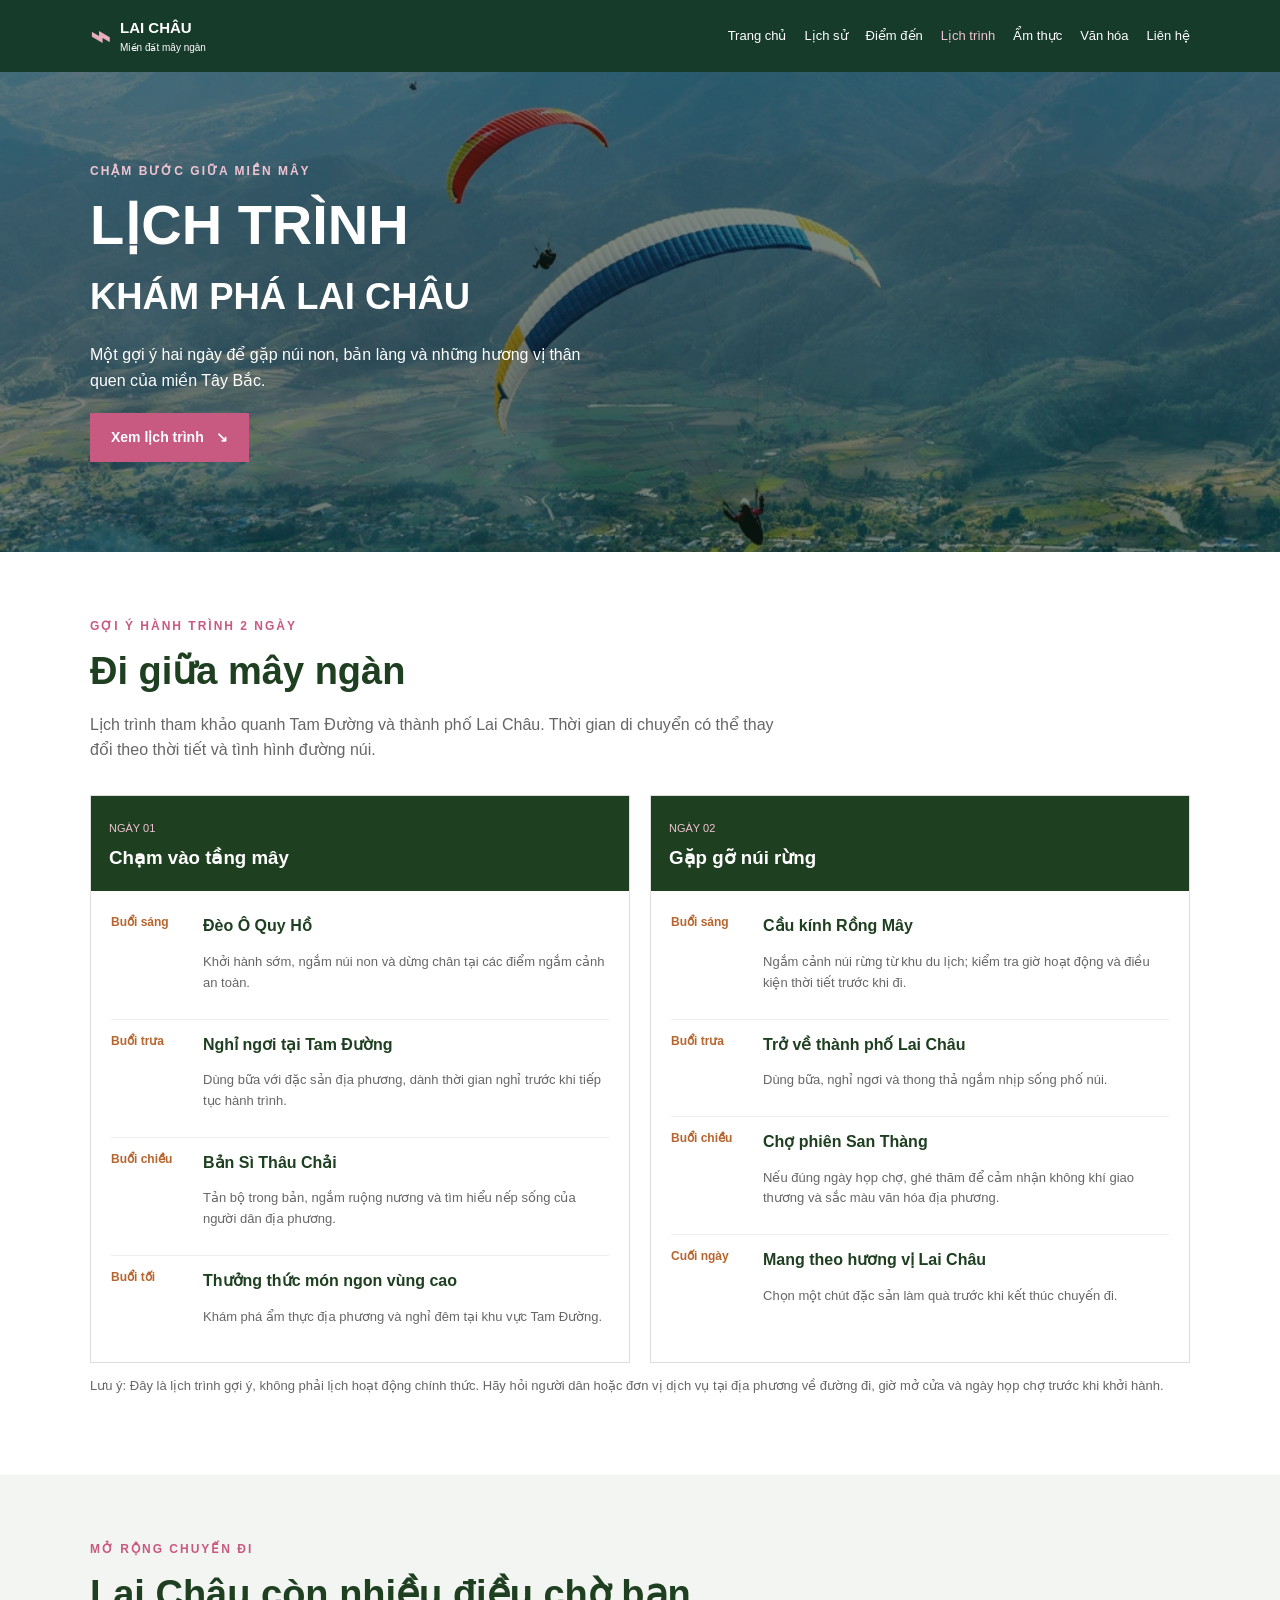
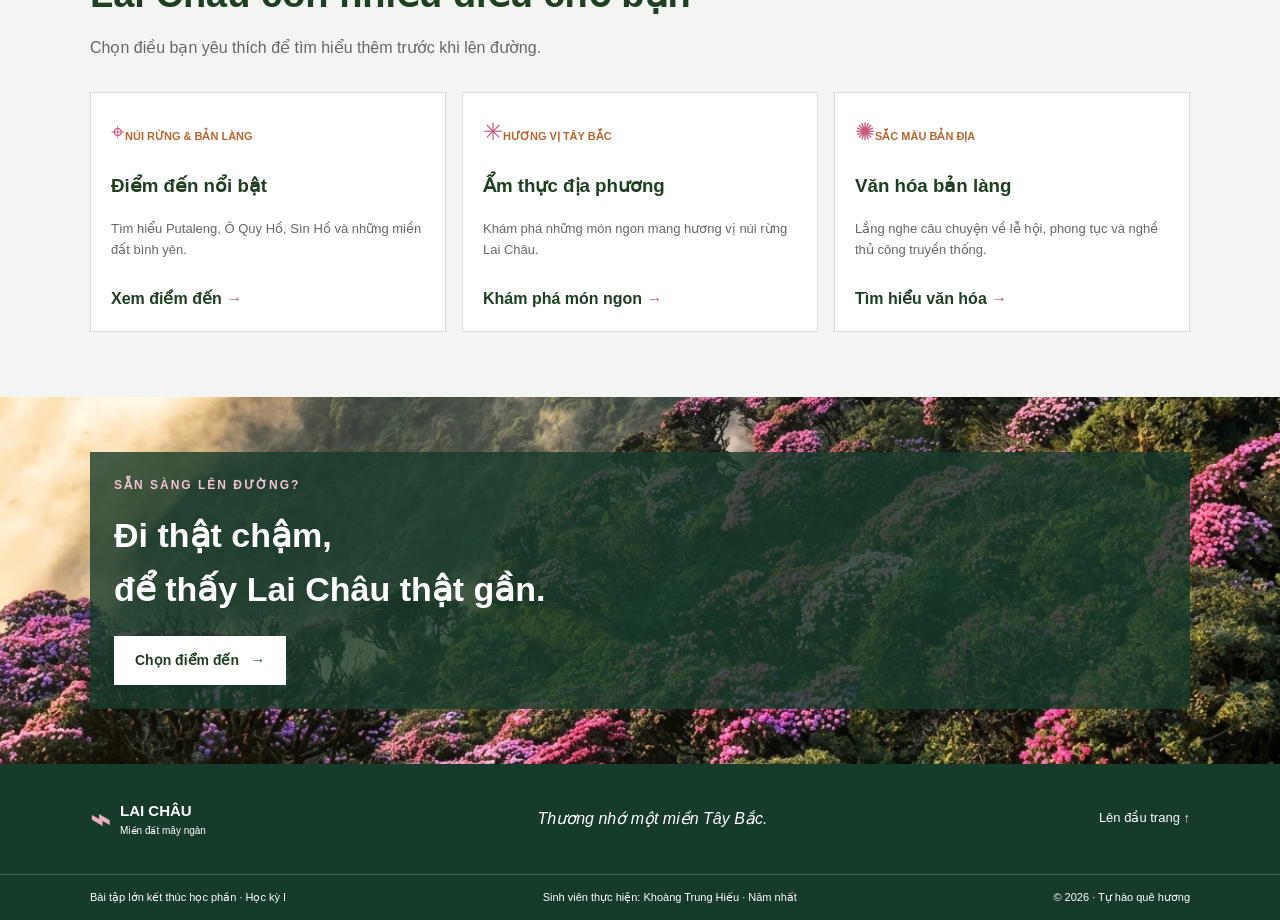
<file: itinerary.html>
<!doctype html>
<html lang="vi">
  <head>
    <meta charset="UTF-8" />
    <meta name="viewport" content="width=device-width, initial-scale=1.0" />
    <meta
      name="description"
      content="Gợi ý lịch trình 2 ngày khám phá núi rừng, bản làng và ẩm thực Lai Châu."
    />
    <meta name="theme-color" content="#173b2b" />
    <title>Lịch trình & Khám phá — Lai Châu</title>
    <link rel="stylesheet" href="css/style.css" />
    <script src="script.js" defer></script>
  </head>
  <body>
    <header class="thanh-dieu-huong" id="dau-trang">
      <nav class="thanh-menu khung-noi-dung" aria-label="Điều hướng chính">
        <a
          class="thuong-hieu"
          href="index.html"
          aria-label="Lai Châu - trang chủ"
          ><span class="thuong-hieu-bieu-tuong" aria-hidden="true">⌁</span
          ><span
            >LAI CHÂU<span class="thuong-hieu-chu-nho"
              >Miền đất mây ngàn</span
            ></span
          ></a
        >
        <button
          class="nut-menu-di-dong"
          type="button"
          aria-label="Mở menu"
          aria-expanded="false"
          aria-controls="danh-sach-menu"
        >
          <span></span><span></span><span></span>
        </button>
        <ul class="danh-sach-menu" id="danh-sach-menu">
          <li><a href="index.html">Trang chủ</a></li>
          <li><a href="index.html#lich-su">Lịch sử</a></li>
          <li><a href="places.html">Điểm đến</a></li>
          <li><a href="itinerary.html" aria-current="page">Lịch trình</a></li>
          <li><a href="food.html">Ẩm thực</a></li>
          <li><a href="culture.html">Văn hóa</a></li>
          <li><a href="contact.html">Liên hệ</a></li>
        </ul>
      </nav>
    </header>
    <main>
      <section
        class="anh-bia anh-bia-trang anh-bia-lich-trinh"
        aria-labelledby="tieu-de-chinh"
      >
        <div class="anh-bia-lop-phu"></div>
        <div class="anh-bia-noi-dung khung-noi-dung">
          <p class="nhan-tren">CHẬM BƯỚC GIỮA MIỀN MÂY</p>
          <h1 id="tieu-de-chinh">
            LỊCH TRÌNH<br /><span>KHÁM PHÁ LAI CHÂU</span>
          </h1>
          <p class="mo-ta-anh-bia">
            Một gợi ý hai ngày để gặp núi non, bản làng và những hương vị thân
            quen của miền Tây Bắc.
          </p>
          <a class="nut-chinh" href="#lich-trinh-goi-y"
            >Xem lịch trình <span aria-hidden="true">↘</span></a
          >
        </div>
      </section>

      <section
        class="khoang-cach"
        id="lich-trinh-goi-y"
        aria-labelledby="tieu-de-lich-trinh"
      >
        <div class="khung-noi-dung">
          <div class="tieu-de-phan">
            <p class="nhan-phan">GỢI Ý HÀNH TRÌNH 2 NGÀY</p>
            <h2 id="tieu-de-lich-trinh">Đi giữa mây ngàn</h2>
            <p>
              Lịch trình tham khảo quanh Tam Đường và thành phố Lai Châu. Thời
              gian di chuyển có thể thay đổi theo thời tiết và tình hình đường
              núi.
            </p>
          </div>
          <div class="lich-trinh-luoi">
            <article class="ngay-hanh-trinh">
              <div class="ngay-hanh-trinh-dau">
                <span>NGÀY 01</span>
                <h3>Chạm vào tầng mây</h3>
              </div>
              <ol class="cac-hoat-dong">
                <li>
                  <time>Buổi sáng</time>
                  <div>
                    <h4>Đèo Ô Quy Hồ</h4>
                    <p>
                      Khởi hành sớm, ngắm núi non và dừng chân tại các điểm ngắm
                      cảnh an toàn.
                    </p>
                  </div>
                </li>
                <li>
                  <time>Buổi trưa</time>
                  <div>
                    <h4>Nghỉ ngơi tại Tam Đường</h4>
                    <p>
                      Dùng bữa với đặc sản địa phương, dành thời gian nghỉ trước
                      khi tiếp tục hành trình.
                    </p>
                  </div>
                </li>
                <li>
                  <time>Buổi chiều</time>
                  <div>
                    <h4>Bản Sì Thâu Chải</h4>
                    <p>
                      Tản bộ trong bản, ngắm ruộng nương và tìm hiểu nếp sống
                      của người dân địa phương.
                    </p>
                  </div>
                </li>
                <li>
                  <time>Buổi tối</time>
                  <div>
                    <h4>Thưởng thức món ngon vùng cao</h4>
                    <p>
                      Khám phá ẩm thực địa phương và nghỉ đêm tại khu vực Tam
                      Đường.
                    </p>
                  </div>
                </li>
              </ol>
            </article>
            <article class="ngay-hanh-trinh">
              <div class="ngay-hanh-trinh-dau">
                <span>NGÀY 02</span>
                <h3>Gặp gỡ núi rừng</h3>
              </div>
              <ol class="cac-hoat-dong">
                <li>
                  <time>Buổi sáng</time>
                  <div>
                    <h4>Cầu kính Rồng Mây</h4>
                    <p>
                      Ngắm cảnh núi rừng từ khu du lịch; kiểm tra giờ hoạt động
                      và điều kiện thời tiết trước khi đi.
                    </p>
                  </div>
                </li>
                <li>
                  <time>Buổi trưa</time>
                  <div>
                    <h4>Trở về thành phố Lai Châu</h4>
                    <p>
                      Dùng bữa, nghỉ ngơi và thong thả ngắm nhịp sống phố núi.
                    </p>
                  </div>
                </li>
                <li>
                  <time>Buổi chiều</time>
                  <div>
                    <h4>Chợ phiên San Thàng</h4>
                    <p>
                      Nếu đúng ngày họp chợ, ghé thăm để cảm nhận không khí giao
                      thương và sắc màu văn hóa địa phương.
                    </p>
                  </div>
                </li>
                <li>
                  <time>Cuối ngày</time>
                  <div>
                    <h4>Mang theo hương vị Lai Châu</h4>
                    <p>
                      Chọn một chút đặc sản làm quà trước khi kết thúc chuyến
                      đi.
                    </p>
                  </div>
                </li>
              </ol>
            </article>
          </div>
          <p class="luu-y-hanh-trinh">
            Lưu ý: Đây là lịch trình gợi ý, không phải lịch hoạt động chính
            thức. Hãy hỏi người dân hoặc đơn vị dịch vụ tại địa phương về đường
            đi, giờ mở cửa và ngày họp chợ trước khi khởi hành.
          </p>
        </div>
      </section>

      <section
        class="khoang-cach nen-sang"
        id="kham-pha-them"
        aria-labelledby="tieu-de-kham-pha"
      >
        <div class="khung-noi-dung">
          <div class="tieu-de-phan">
            <p class="nhan-phan">MỞ RỘNG CHUYẾN ĐI</p>
            <h2 id="tieu-de-kham-pha">Lai Châu còn nhiều điều chờ bạn</h2>
            <p>Chọn điều bạn yêu thích để tìm hiểu thêm trước khi lên đường.</p>
          </div>
          <div class="kham-pha-luoi">
            <a class="the-kham-pha" href="places.html#cac-diem-den"
              ><span class="kham-pha-bieu-tuong" aria-hidden="true">⌖</span
              ><span class="moc-nhan">NÚI RỪNG & BẢN LÀNG</span>
              <h3>Điểm đến nổi bật</h3>
              <p>
                Tìm hiểu Putaleng, Ô Quy Hồ, Sìn Hồ và những miền đất bình yên.
              </p>
              <span class="lien-ket-chu"
                >Xem điểm đến <span aria-hidden="true">→</span></span
              ></a
            >
            <a class="the-kham-pha" href="food.html"
              ><span class="kham-pha-bieu-tuong" aria-hidden="true">✳</span
              ><span class="moc-nhan">HƯƠNG VỊ TÂY BẮC</span>
              <h3>Ẩm thực địa phương</h3>
              <p>Khám phá những món ngon mang hương vị núi rừng Lai Châu.</p>
              <span class="lien-ket-chu"
                >Khám phá món ngon <span aria-hidden="true">→</span></span
              ></a
            >
            <a class="the-kham-pha" href="culture.html"
              ><span class="kham-pha-bieu-tuong" aria-hidden="true">✺</span
              ><span class="moc-nhan">SẮC MÀU BẢN ĐỊA</span>
              <h3>Văn hóa bản làng</h3>
              <p>
                Lắng nghe câu chuyện về lễ hội, phong tục và nghề thủ công
                truyền thống.
              </p>
              <span class="lien-ket-chu"
                >Tìm hiểu văn hóa <span aria-hidden="true">→</span></span
              ></a
            >
          </div>
        </div>
      </section>

      <section class="loi-moi-kham-pha">
        <div class="khung-noi-dung loi-moi-noi-dung">
          <p class="nhan-tren">SẴN SÀNG LÊN ĐƯỜNG?</p>
          <h2>Đi thật chậm,<br />để thấy Lai Châu thật gần.</h2>
          <a class="nut-chinh nut-chinh-sang" href="places.html"
            >Chọn điểm đến <span aria-hidden="true">→</span></a
          >
        </div>
      </section>
    </main>
    <footer class="chan-trang">
      <div class="khung-noi-dung chan-trang-tren">
        <a class="thuong-hieu thuong-hieu-chan" href="index.html"
          ><span class="thuong-hieu-bieu-tuong" aria-hidden="true">⌁</span
          ><span
            >LAI CHÂU<span class="thuong-hieu-chu-nho"
              >Miền đất mây ngàn</span
            ></span
          ></a
        >
        <p>Thương nhớ một miền Tây Bắc.</p>
        <a class="lien-ket-len-dau" href="#dau-trang">Lên đầu trang ↑</a>
      </div>
      <div class="chan-trang-duoi">
        <div class="khung-noi-dung chan-trang-duoi-noi-dung">
          <span>Bài tập lớn kết thúc học phần · Học kỳ I</span
          ><span>Sinh viên thực hiện: Khoàng Trung Hiếu · Năm nhất</span
          ><span>© <span id="nam-hien-tai"></span> · Tự hào quê hương</span>
        </div>
      </div>
    </footer>
  </body>
</html>
</file>
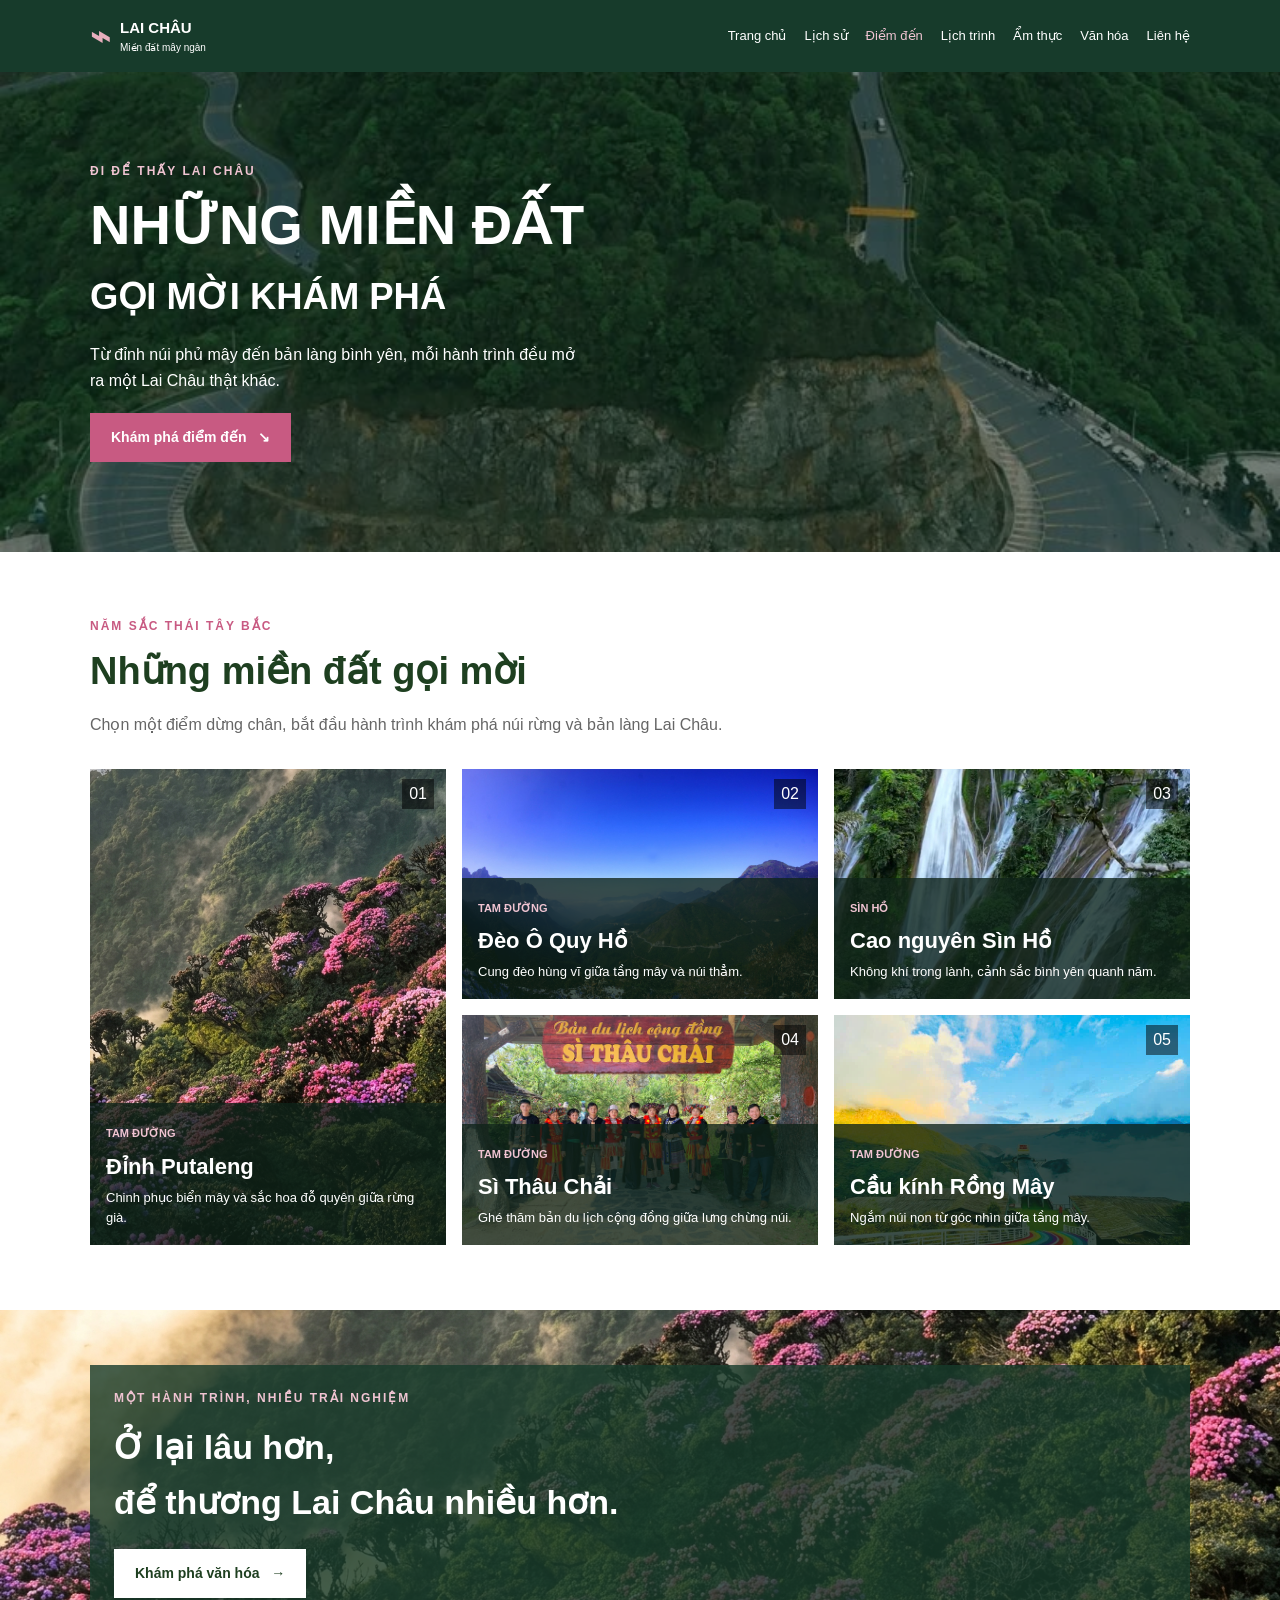
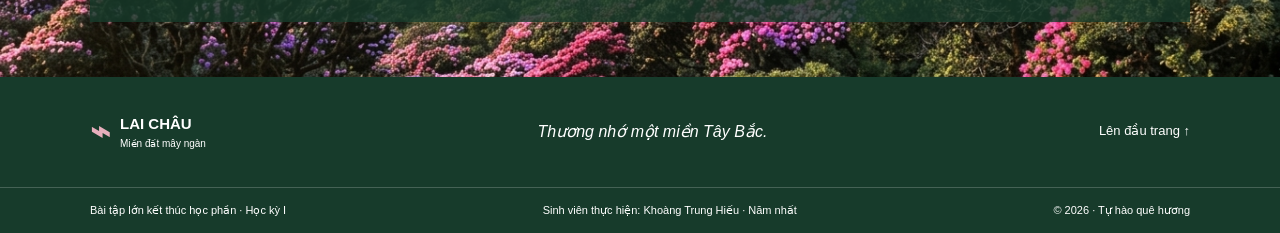
<file: places.html>
<!doctype html>
<html lang="vi">
  <head>
    <meta charset="UTF-8" />
    <meta name="viewport" content="width=device-width, initial-scale=1.0" />
    <meta
      name="description"
      content="Khám phá những điểm đến nổi bật của Lai Châu: Putaleng, Ô Quy Hồ, Sìn Hồ, Sì Thâu Chải và Cầu kính Rồng Mây."
    />
    <meta name="theme-color" content="#173b2b" />
    <title>Điểm đến — Lai Châu</title>
    <link rel="stylesheet" href="css/style.css" />
    <script src="script.js" defer></script>
  </head>
  <body>
    <header class="thanh-dieu-huong" id="dau-trang">
      <nav class="thanh-menu khung-noi-dung" aria-label="Điều hướng chính">
        <a
          class="thuong-hieu"
          href="index.html"
          aria-label="Lai Châu - trang chủ"
          ><span class="thuong-hieu-bieu-tuong" aria-hidden="true">⌁</span
          ><span
            >LAI CHÂU<span class="thuong-hieu-chu-nho"
              >Miền đất mây ngàn</span
            ></span
          ></a
        >
        <button
          class="nut-menu-di-dong"
          type="button"
          aria-label="Mở menu"
          aria-expanded="false"
          aria-controls="danh-sach-menu"
        >
          <span></span><span></span><span></span>
        </button>
        <ul class="danh-sach-menu" id="danh-sach-menu">
          <li><a href="index.html">Trang chủ</a></li>
          <li><a href="index.html#lich-su">Lịch sử</a></li>
          <li><a href="places.html" aria-current="page">Điểm đến</a></li>
          <li><a href="itinerary.html">Lịch trình</a></li>
          <li><a href="food.html">Ẩm thực</a></li>
          <li><a href="culture.html">Văn hóa</a></li>
          <li><a href="contact.html">Liên hệ</a></li>
        </ul>
      </nav>
    </header>
    <main>
      <section
        class="anh-bia anh-bia-trang anh-bia-diem-den"
        aria-labelledby="tieu-de-chinh"
      >
        <div class="anh-bia-lop-phu"></div>
        <div class="anh-bia-noi-dung khung-noi-dung">
          <p class="nhan-tren">ĐI ĐỂ THẤY LAI CHÂU</p>
          <h1 id="tieu-de-chinh">
            NHỮNG MIỀN ĐẤT<br /><span>GỌI MỜI KHÁM PHÁ</span>
          </h1>
          <p class="mo-ta-anh-bia">
            Từ đỉnh núi phủ mây đến bản làng bình yên, mỗi hành trình đều mở ra
            một Lai Châu thật khác.
          </p>
          <a class="nut-chinh" href="#cac-diem-den"
            >Khám phá điểm đến <span aria-hidden="true">↘</span></a
          >
        </div>
      </section>
      <section
        class="phan-diem-den khoang-cach"
        id="cac-diem-den"
        aria-labelledby="tieu-de-diem-den"
      >
        <div class="khung-noi-dung">
          <div class="tieu-de-phan">
            <p class="nhan-phan">NĂM SẮC THÁI TÂY BẮC</p>
            <h2 id="tieu-de-diem-den">Những miền đất gọi mời</h2>
            <p>
              Chọn một điểm dừng chân, bắt đầu hành trình khám phá núi rừng và
              bản làng Lai Châu.
            </p>
          </div>
          <div class="luoi-diem-den">
            <article class="the-diem-den the-diem-den-lon">
              <img
                src="assets/hinhnen1.png"
                alt="Rừng hoa đỗ quyên nở trên núi Putaleng"
                loading="lazy"
              />
              <div class="the-lop-chu">
                <span>TAM ĐƯỜNG</span>
                <h3>Đỉnh Putaleng</h3>
                <p>Chinh phục biển mây và sắc hoa đỗ quyên giữa rừng già.</p>
              </div>
              <span class="the-so">01</span>
            </article>
            <article class="the-diem-den">
              <img
                src="assets/oquyho/oquyho1.jpg"
                alt="Cung đường đèo Ô Quy Hồ uốn quanh sườn núi"
                loading="lazy"
              />
              <div class="the-lop-chu">
                <span>TAM ĐƯỜNG</span>
                <h3>Đèo Ô Quy Hồ</h3>
                <p>Cung đèo hùng vĩ giữa tầng mây và núi thẳm.</p>
              </div>
              <span class="the-so">02</span>
            </article>
            <article class="the-diem-den">
              <img
                src="assets/caonguyensinho/caonguyensinho1.webp"
                alt="Thác nước giữa núi rừng xanh mát vùng cao"
                loading="lazy"
              />
              <div class="the-lop-chu">
                <span>SÌN HỒ</span>
                <h3>Cao nguyên Sìn Hồ</h3>
                <p>Không khí trong lành, cảnh sắc bình yên quanh năm.</p>
              </div>
              <span class="the-so">03</span>
            </article>
            <article class="the-diem-den">
              <img
                src="assets/sithauchai/sithauchai1.jpg"
                alt="Cổng bản du lịch cộng đồng Sì Thâu Chải"
                loading="lazy"
              />
              <div class="the-lop-chu">
                <span>TAM ĐƯỜNG</span>
                <h3>Sì Thâu Chải</h3>
                <p>Ghé thăm bản du lịch cộng đồng giữa lưng chừng núi.</p>
              </div>
              <span class="the-so">04</span>
            </article>
            <article class="the-diem-den">
              <img
                src="assets/caukinhrongmay/caukinhrongmay1.jpg"
                alt="Cầu kính Rồng Mây giữa biển mây"
                loading="lazy"
              />
              <div class="the-lop-chu">
                <span>TAM ĐƯỜNG</span>
                <h3>Cầu kính Rồng Mây</h3>
                <p>Ngắm núi non từ góc nhìn giữa tầng mây.</p>
              </div>
              <span class="the-so">05</span>
            </article>
          </div>
        </div>
      </section>
      <section class="loi-moi-kham-pha">
        <div class="khung-noi-dung loi-moi-noi-dung">
          <p class="nhan-tren">MỘT HÀNH TRÌNH, NHIỀU TRẢI NGHIỆM</p>
          <h2>Ở lại lâu hơn,<br />để thương Lai Châu nhiều hơn.</h2>
          <a class="nut-chinh nut-chinh-sang" href="culture.html"
            >Khám phá văn hóa <span aria-hidden="true">→</span></a
          >
        </div>
      </section>
    </main>
    <footer class="chan-trang">
      <div class="khung-noi-dung chan-trang-tren">
        <a class="thuong-hieu thuong-hieu-chan" href="index.html"
          ><span class="thuong-hieu-bieu-tuong" aria-hidden="true">⌁</span
          ><span
            >LAI CHÂU<span class="thuong-hieu-chu-nho"
              >Miền đất mây ngàn</span
            ></span
          ></a
        >
        <p>Thương nhớ một miền Tây Bắc.</p>
        <a class="lien-ket-len-dau" href="#dau-trang">Lên đầu trang ↑</a>
      </div>
      <div class="chan-trang-duoi">
        <div class="khung-noi-dung chan-trang-duoi-noi-dung">
          <span>Bài tập lớn kết thúc học phần · Học kỳ I</span
          ><span>Sinh viên thực hiện: Khoàng Trung Hiếu · Năm nhất</span
          ><span>© <span id="nam-hien-tai"></span> · Tự hào quê hương</span>
        </div>
      </div>
    </footer>
  </body>
</html>
</file>
<file: css/style.css>
/* Cài đặt chung cho tất cả các trang */
* {
    box-sizing: border-box;
}

html {
    scroll-behavior: smooth;
}

body {
    margin: 0;
    color: #333;
    background-color: #fff;
    font-family: "Segoe UI", Tahoma, Arial, sans-serif;
    line-height: 1.6;
}

img {
    display: block;
    max-width: 100%;
}

a {
    color: inherit;
    text-decoration: none;
}

button,
input,
textarea {
    font: inherit;
}

.khung-noi-dung {
    width: 90%;
    max-width: 1100px;
    margin: 0 auto;
}

.khoang-cach {
    padding: 65px 0;
}

.nen-sang {
    background-color: #f3f5f2;
}

/* Đầu trang và menu điều hướng */
.thanh-dieu-huong {
    position: sticky;
    top: 0;
    z-index: 10;
    color: #fff;
    background-color: #173b2b;
}

.thanh-menu {
    display: flex;
    min-height: 72px;
    align-items: center;
    justify-content: space-between;
    gap: 20px;
}

.thuong-hieu {
    display: flex;
    align-items: center;
    gap: 10px;
    font-size: 15px;
    font-weight: bold;
}

.thuong-hieu-bieu-tuong {
    color: #e7afbd;
    font-size: 34px;
}

.thuong-hieu-chu-nho {
    display: block;
    font-size: 10px;
    font-weight: normal;
}

.danh-sach-menu {
    display: flex;
    flex-wrap: wrap;
    gap: 8px 18px;
    margin: 0;
    padding: 0;
    list-style: none;
}

.danh-sach-menu a {
    display: block;
    padding: 8px 0;
    font-size: 13px;
}

.danh-sach-menu a:hover,
.danh-sach-menu a[aria-current="page"] {
    color: #f0c4d2;
}

/* Ẩn nút menu vì các liên kết luôn hiển thị */
.nut-menu-di-dong {
    display: none;
}

.nut-menu-di-dong span {
    display: block;
    width: 22px;
    height: 2px;
    background-color: #fff;
}

/* Ảnh bìa và nút liên kết */
.anh-bia {
    position: relative;
    display: flex;
    min-height: 570px;
    align-items: center;
    overflow: hidden;
    color: #fff;
    background-color: #344a37;
    background-image: url("../assets/hinhnen1.png");
    background-position: center;
    background-size: cover;
}

.anh-bia-lop-phu {
    position: absolute;
    top: 0;
    right: 0;
    bottom: 0;
    left: 0;
    background-color: rgba(15, 35, 25, 0.55);
}

.anh-bia-noi-dung {
    position: relative;
    z-index: 1;
    padding: 50px 0;
}

.nhan-tren,
.nhan-phan {
    margin: 0 0 12px;
    color: #c85a82;
    font-size: 12px;
    font-weight: bold;
    letter-spacing: 2px;
}

.anh-bia .nhan-tren {
    color: #f0c4d2;
}

.anh-bia h1 {
    max-width: 750px;
    margin: 0;
    font-size: 56px;
    line-height: 1.15;
}

.anh-bia h1 span {
    font-size: 0.65em;
}

.mo-ta-anh-bia {
    max-width: 500px;
    margin: 20px 0;
}

.nut-chinh {
    display: inline-block;
    border: 1px solid #c85a82;
    padding: 12px 20px;
    color: #fff;
    background-color: #c85a82;
    font-size: 14px;
    font-weight: bold;
}

.nut-chinh:hover {
    background-color: #a9466b;
}

.nut-chinh span {
    margin-left: 8px;
}

.cuon-xuong,
.anh-bia-chu-thich {
    position: absolute;
    z-index: 1;
    bottom: 20px;
    font-size: 11px;
}

.cuon-xuong {
    left: 5%;
}

.anh-bia-chu-thich {
    right: 5%;
}

/* Tiêu đề các phần nội dung */
.tieu-de-phan {
    max-width: 700px;
    margin-bottom: 32px;
}

.tieu-de-phan h2,
.gioi-thieu-noi-dung h2 {
    margin: 0;
    color: #1e3f20;
    font-size: 38px;
    line-height: 1.25;
}

.tieu-de-phan > p:last-child {
    color: #666;
}

.tieu-de-giua {
    margin-right: auto;
    margin-left: auto;
    text-align: center;
}

/* Phần giới thiệu trang chủ */
.gioi-thieu-luoi {
    display: grid;
    grid-template-columns: 1fr 1fr;
    align-items: center;
    gap: 45px;
}

.gioi-thieu-noi-dung h2 em {
    color: #c85a82;
}

.gioi-thieu-noi-dung > p:not(.nhan-phan) {
    color: #666;
}

.lien-ket-chu {
    display: inline-block;
    margin-top: 12px;
    color: #1e3f20;
    font-weight: bold;
}

.lien-ket-chu span {
    color: #c85a82;
}

.gioi-thieu-anh {
    position: relative;
}

.gioi-thieu-anh img {
    width: 100%;
    height: 350px;
    object-fit: cover;
}

.ghi-chu-anh {
    position: absolute;
    right: 0;
    bottom: 0;
    padding: 12px 16px;
    color: #fff;
    background-color: #1e3f20;
}

.ghi-chu-anh span {
    display: block;
    color: #f0c4d2;
    font-size: 11px;
}

.dau-trang-tri {
    display: none;
}

/* Các mốc lịch sử */
.dong-thoi-gian {
    display: grid;
    grid-template-columns: 1fr 1fr;
    gap: 24px;
}

.moc-thoi-gian {
    display: flex;
    align-items: center;
    gap: 16px;
    padding: 16px;
    background-color: #fff;
}

.moc-thoi-gian.moc-le {
    flex-direction: row-reverse;
    text-align: right;
}

.moc-anh {
    position: relative;
    flex: 0 0 120px;
}

.moc-anh img {
    width: 120px;
    height: 110px;
    object-fit: cover;
}

.moc-so {
    position: absolute;
    right: 0;
    bottom: 0;
    padding: 2px 8px;
    color: #fff;
    background-color: #c85a82;
}

.moc-nhan {
    color: #b7652e;
    font-size: 11px;
    font-weight: bold;
}

.moc-noi-dung h3,
.the-van-hoa h3 {
    margin: 6px 0;
    color: #1e3f20;
}

.moc-noi-dung p,
.the-van-hoa p {
    margin: 0;
    color: #666;
    font-size: 13px;
}

/* Các thẻ địa điểm tham quan */
.luoi-diem-den {
    display: grid;
    grid-template-columns: repeat(3, 1fr);
    grid-auto-rows: 230px;
    gap: 16px;
}

.the-diem-den {
    position: relative;
    min-height: 230px;
    overflow: hidden;
    color: #fff;
    background-color: #566a52;
}

.the-diem-den-lon {
    grid-row: span 2;
}

.the-diem-den img {
    width: 100%;
    height: 100%;
    object-fit: cover;
}

.the-lop-chu {
    position: absolute;
    right: 0;
    bottom: 0;
    left: 0;
    padding: 16px;
    background-color: rgba(15, 35, 25, 0.78);
}

.the-lop-chu > span {
    color: #f0c4d2;
    font-size: 11px;
    font-weight: bold;
}

.the-lop-chu h3 {
    margin: 4px 0;
    font-size: 22px;
}

.the-lop-chu p {
    margin: 0;
    font-size: 13px;
}

.the-so {
    position: absolute;
    top: 10px;
    right: 12px;
    padding: 2px 7px;
    background-color: rgba(0, 0, 0, 0.5);
}

/* Các món ăn đặc sản */
.mon-an-danh-sach {
    display: grid;
    gap: 32px;
}

.mon-an {
    display: grid;
    grid-template-columns: 1fr 1fr;
    align-items: center;
    gap: 35px;
}

.mon-an-dao .mon-an-minh-hoa {
    order: 2;
}

.mon-an-dao .mon-an-thong-tin {
    order: 1;
}

.mon-an-minh-hoa {
    height: 250px;
    overflow: hidden;
    background-color: #e9eee7;
}

.mon-an-minh-hoa img {
    width: 100%;
    height: 100%;
    object-fit: cover;
}

.mon-an-thong-tin h3 {
    margin: 0;
    color: #1e3f20;
    font-size: 30px;
}

.mon-an-thong-tin > p:not(.nhan-phan) {
    color: #666;
}

.mon-an-tu-khoa {
    color: #c85a82;
    font-size: 13px;
}

/* Phần văn hóa */
.van-hoa-bo-cuc {
    display: grid;
    grid-template-columns: 1fr 1fr;
    gap: 32px;
}

.van-hoa-anh {
    position: relative;
    min-height: 450px;
}

.van-hoa-anh img {
    width: 100%;
    height: 100%;
    min-height: 450px;
    object-fit: cover;
}

.van-hoa-anh-chu {
    position: absolute;
    right: 0;
    bottom: 0;
    left: 0;
    padding: 12px;
    color: #fff;
    background-color: rgba(15, 35, 25, 0.7);
    font-size: 12px;
}

.van-hoa-danh-sach {
    display: flex;
    flex-direction: column;
    justify-content: center;
}

.the-van-hoa {
    display: flex;
    gap: 16px;
    border-bottom: 1px solid #ddd;
    padding: 14px 0;
}

.the-van-hoa:last-child {
    border-bottom: 0;
}

.van-hoa-bieu-tuong {
    display: flex;
    width: 42px;
    height: 42px;
    flex: 0 0 42px;
    align-items: center;
    justify-content: center;
    border: 1px solid #e2cbd2;
    border-radius: 50%;
    color: #c85a82;
}

/* Liên hệ và biểu mẫu */
.lien-he-luoi {
    display: grid;
    grid-template-columns: 1fr 1fr;
    gap: 32px;
}

.ban-do,
.ban-do iframe {
    width: 100%;
    min-height: 380px;
}

.ban-do iframe {
    border: 0;
}

.form-gop-y {
    display: flex;
    flex-direction: column;
}

.form-gop-y label {
    margin-bottom: 5px;
    color: #1e3f20;
    font-weight: bold;
}

.form-gop-y input,
.form-gop-y textarea {
    margin-bottom: 14px;
    border: 1px solid #ccc;
    padding: 10px;
}

.form-gop-y textarea {
    min-height: 110px;
    resize: vertical;
}

.nut-gui {
    align-self: flex-start;
    cursor: pointer;
}

.thong-bao-form {
    min-height: 22px;
    color: #1e3f20;
}

.ghi-chu-bieu-mau {
    color: #666;
    font-size: 13px;
}

/* Lời mời và chân trang */
.loi-moi-kham-pha {
    padding: 55px 0;
    color: #fff;
    background-color: #1e3f20;
    background-image: url("../assets/hinhnen1.png");
    background-position: center;
    background-size: cover;
}

.loi-moi-noi-dung {
    padding: 24px;
    background-color: rgba(23, 59, 43, 0.8);
}

.loi-moi-noi-dung .nhan-tren {
    color: #f0c4d2;
}

.loi-moi-noi-dung h2 {
    margin: 0 0 20px;
    font-size: 34px;
}

.nut-chinh-sang {
    border-color: #fff;
    color: #1e3f20;
    background-color: #fff;
}

.nut-chinh-sang:hover {
    background-color: #f0c4d2;
}

.chan-trang {
    color: #fff;
    background-color: #173b2b;
}

.chan-trang-tren {
    display: flex;
    min-height: 110px;
    align-items: center;
    justify-content: space-between;
    gap: 20px;
}

.chan-trang-tren > p {
    font-style: italic;
}

.lien-ket-len-dau {
    font-size: 13px;
}

.chan-trang-duoi {
    border-top: 1px solid rgba(255, 255, 255, 0.2);
}

.chan-trang-duoi-noi-dung {
    display: flex;
    justify-content: space-between;
    gap: 12px;
    padding: 14px 0;
    font-size: 11px;
}

/* Lịch trình và các thẻ khám phá */
.lich-trinh-luoi {
    display: grid;
    grid-template-columns: 1fr 1fr;
    gap: 20px;
}

.ngay-hanh-trinh {
    border: 1px solid #ddd;
    background-color: #fff;
}

.ngay-hanh-trinh-dau {
    padding: 18px;
    color: #fff;
    background-color: #1e3f20;
}

.ngay-hanh-trinh-dau > span {
    color: #f0c4d2;
    font-size: 11px;
}

.ngay-hanh-trinh-dau h3 {
    margin: 4px 0 0;
}

.cac-hoat-dong {
    margin: 0;
    padding: 10px 20px;
    list-style: none;
}

.cac-hoat-dong li {
    display: grid;
    grid-template-columns: 80px 1fr;
    gap: 12px;
    border-bottom: 1px solid #eee;
    padding: 12px 0;
}

.cac-hoat-dong li:last-child {
    border-bottom: 0;
}

.cac-hoat-dong time {
    color: #b7652e;
    font-size: 12px;
    font-weight: bold;
}

.cac-hoat-dong h4 {
    margin: 0;
    color: #1e3f20;
}

.cac-hoat-dong p,
.luu-y-hanh-trinh {
    color: #666;
    font-size: 13px;
}

.kham-pha-luoi {
    display: grid;
    grid-template-columns: repeat(3, 1fr);
    gap: 16px;
}

.the-kham-pha {
    min-height: 210px;
    padding: 20px;
    border: 1px solid #ddd;
    background-color: #fff;
}

.kham-pha-bieu-tuong {
    color: #c85a82;
    font-size: 24px;
}

.the-kham-pha h3 {
    color: #1e3f20;
}

.the-kham-pha p {
    color: #666;
    font-size: 13px;
}

/* Ảnh bìa riêng cho từng trang */
.anh-bia-trang {
    min-height: 480px;
}

.anh-bia-trang.anh-bia-diem-den {
    background-image: url("../assets/oquyho/oquyho2.webp");
}

.anh-bia-trang.anh-bia-am-thuc {
    background-image: url("../assets/sithauchai/sithauchai1.jpg");
}

.anh-bia-trang.anh-bia-van-hoa {
    background-image: url("../assets/sithauchai/sithauchai1.jpg");
}

.anh-bia-trang.anh-bia-lien-he {
    background-image: url("../assets/caukinhrongmay/caukinhrongmay1.jpg");
}

.anh-bia-trang.anh-bia-lich-trinh {
    background-image: url("../assets/sithauchai/sithauchai3.webp");
}

:focus-visible {
    outline: 2px solid #c85a82;
    outline-offset: 3px;
}

/* Sắp xếp lại nội dung trên màn hình nhỏ */
@media (max-width: 760px) {
    .thanh-menu {
        align-items: center;
        flex-direction: row;
        justify-content: space-between;
        flex-wrap: wrap;
        gap: 8px 16px;
        padding: 12px 0;
    }

    .nut-menu-di-dong {
        display: flex;
        width: 42px;
        height: 42px;
        flex-direction: column;
        align-items: center;
        justify-content: center;
        gap: 5px;
        border: 1px solid rgba(255, 255, 255, 0.45);
        border-radius: 4px;
        background: transparent;
        cursor: pointer;
    }

    .danh-sach-menu {
        display: none;
        width: 100%;
        flex-direction: column;
        gap: 4px 14px;
    }

    .danh-sach-menu.danh-sach-menu-mo {
        display: flex;
    }

    .danh-sach-menu a {
        padding: 8px 4px;
    }

    .anh-bia {
        min-height: 500px;
    }

    .anh-bia-trang {
        min-height: 450px;
    }

    .anh-bia h1 {
        font-size: 44px;
    }

    .gioi-thieu-luoi,
    .van-hoa-bo-cuc,
    .lien-he-luoi {
        grid-template-columns: 1fr;
    }

    .dong-thoi-gian {
        grid-template-columns: 1fr;
    }

    .luoi-diem-den {
        grid-template-columns: 1fr 1fr;
    }

    .the-diem-den-lon {
        grid-column: span 2;
        grid-row: auto;
    }

    .mon-an {
        grid-template-columns: 1fr;
        gap: 16px;
    }

    .mon-an-dao .mon-an-minh-hoa,
    .mon-an-dao .mon-an-thong-tin {
        order: initial;
    }

    .lich-trinh-luoi,
    .kham-pha-luoi {
        grid-template-columns: 1fr;
    }

    .ban-do,
    .ban-do iframe {
        min-height: 300px;
    }

    .chan-trang-duoi-noi-dung {
        flex-direction: column;
    }
}

@media (max-width: 480px) {
    .khung-noi-dung {
        width: 92%;
    }

    .khoang-cach {
        padding: 45px 0;
    }

    .anh-bia {
        min-height: 460px;
    }

    .anh-bia h1 {
        font-size: 36px;
    }

    .tieu-de-phan h2,
    .gioi-thieu-noi-dung h2 {
        font-size: 30px;
    }

    .gioi-thieu-anh img {
        height: 270px;
    }

    .moc-thoi-gian,
    .moc-thoi-gian.moc-le {
        align-items: flex-start;
        flex-direction: column;
        text-align: left;
    }

    .luoi-diem-den {
        grid-template-columns: 1fr;
        grid-auto-rows: 220px;
    }

    .the-diem-den-lon {
        grid-column: auto;
    }

    .van-hoa-anh,
    .van-hoa-anh img {
        min-height: 320px;
    }

    .chan-trang-tren {
        align-items: flex-start;
        flex-direction: column;
        justify-content: center;
        padding: 18px 0;
    }

    .loi-moi-noi-dung h2 {
        font-size: 28px;
    }
}
</file>
